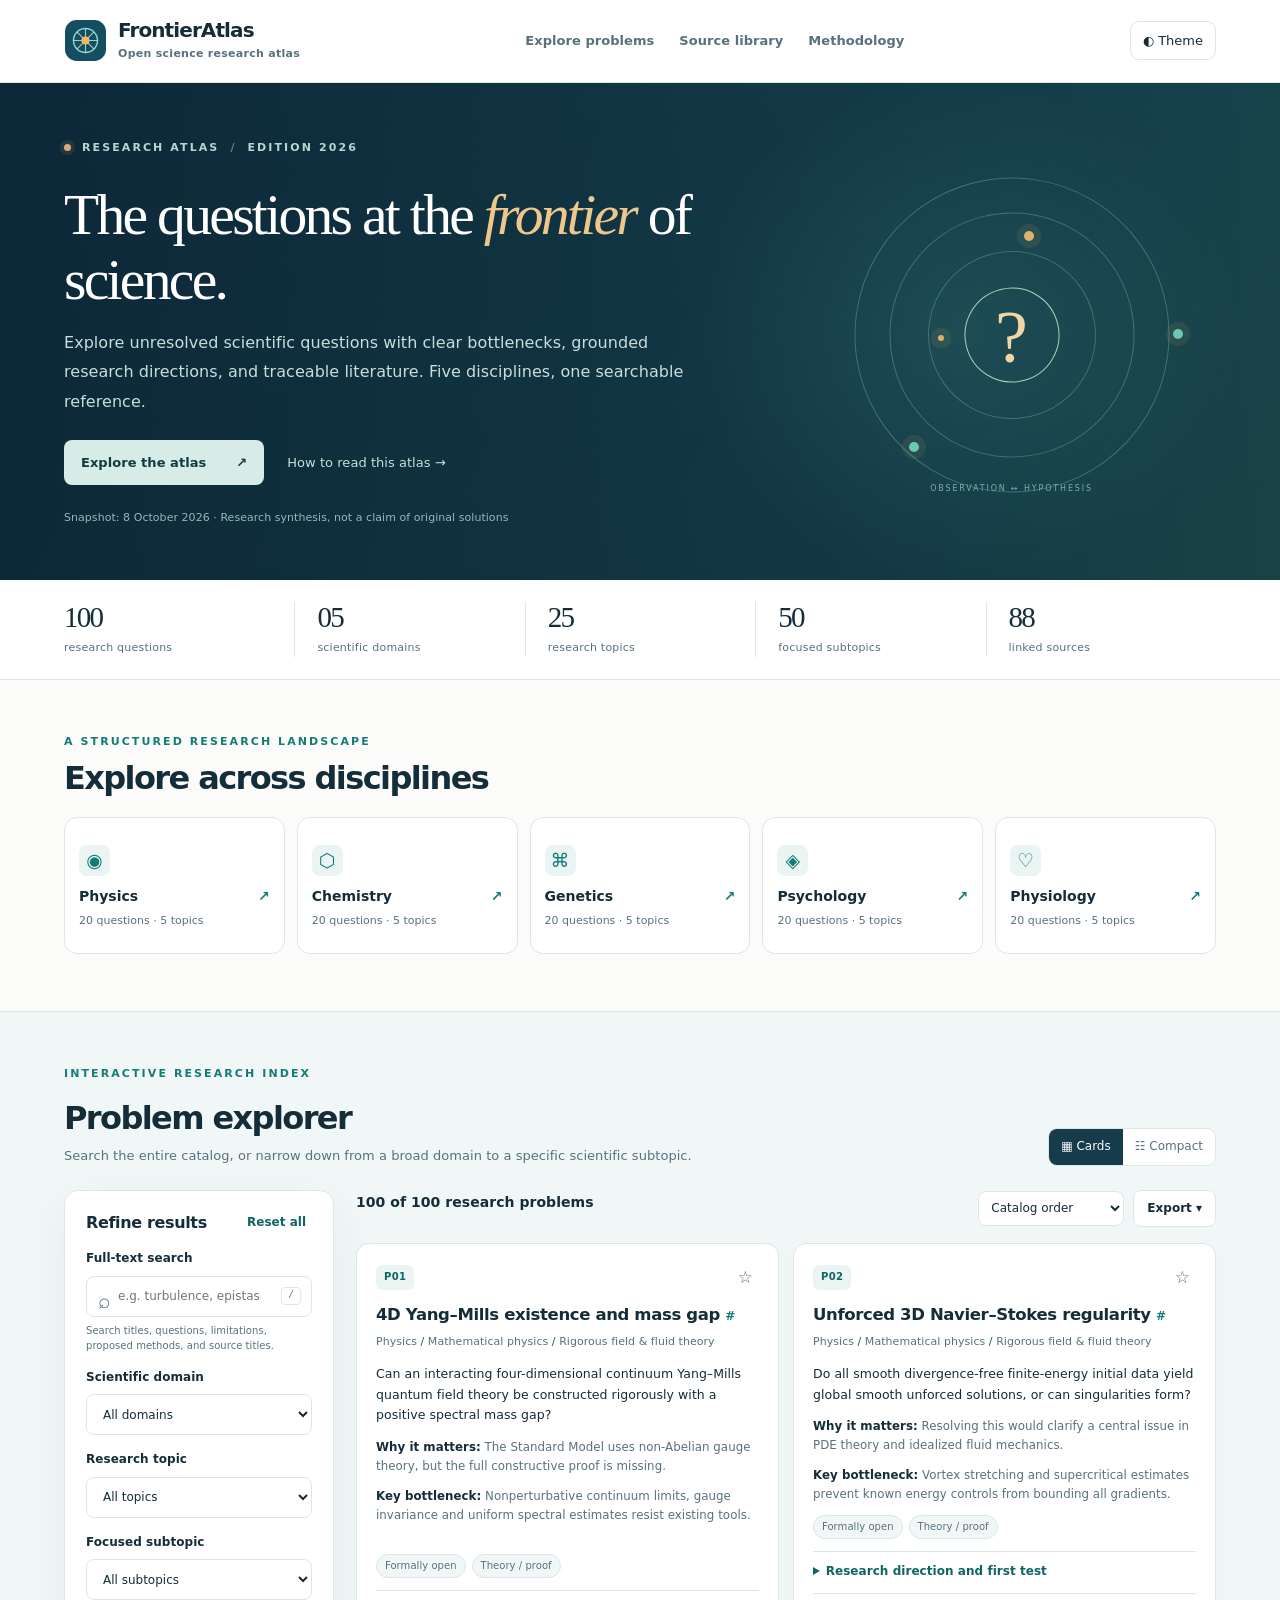
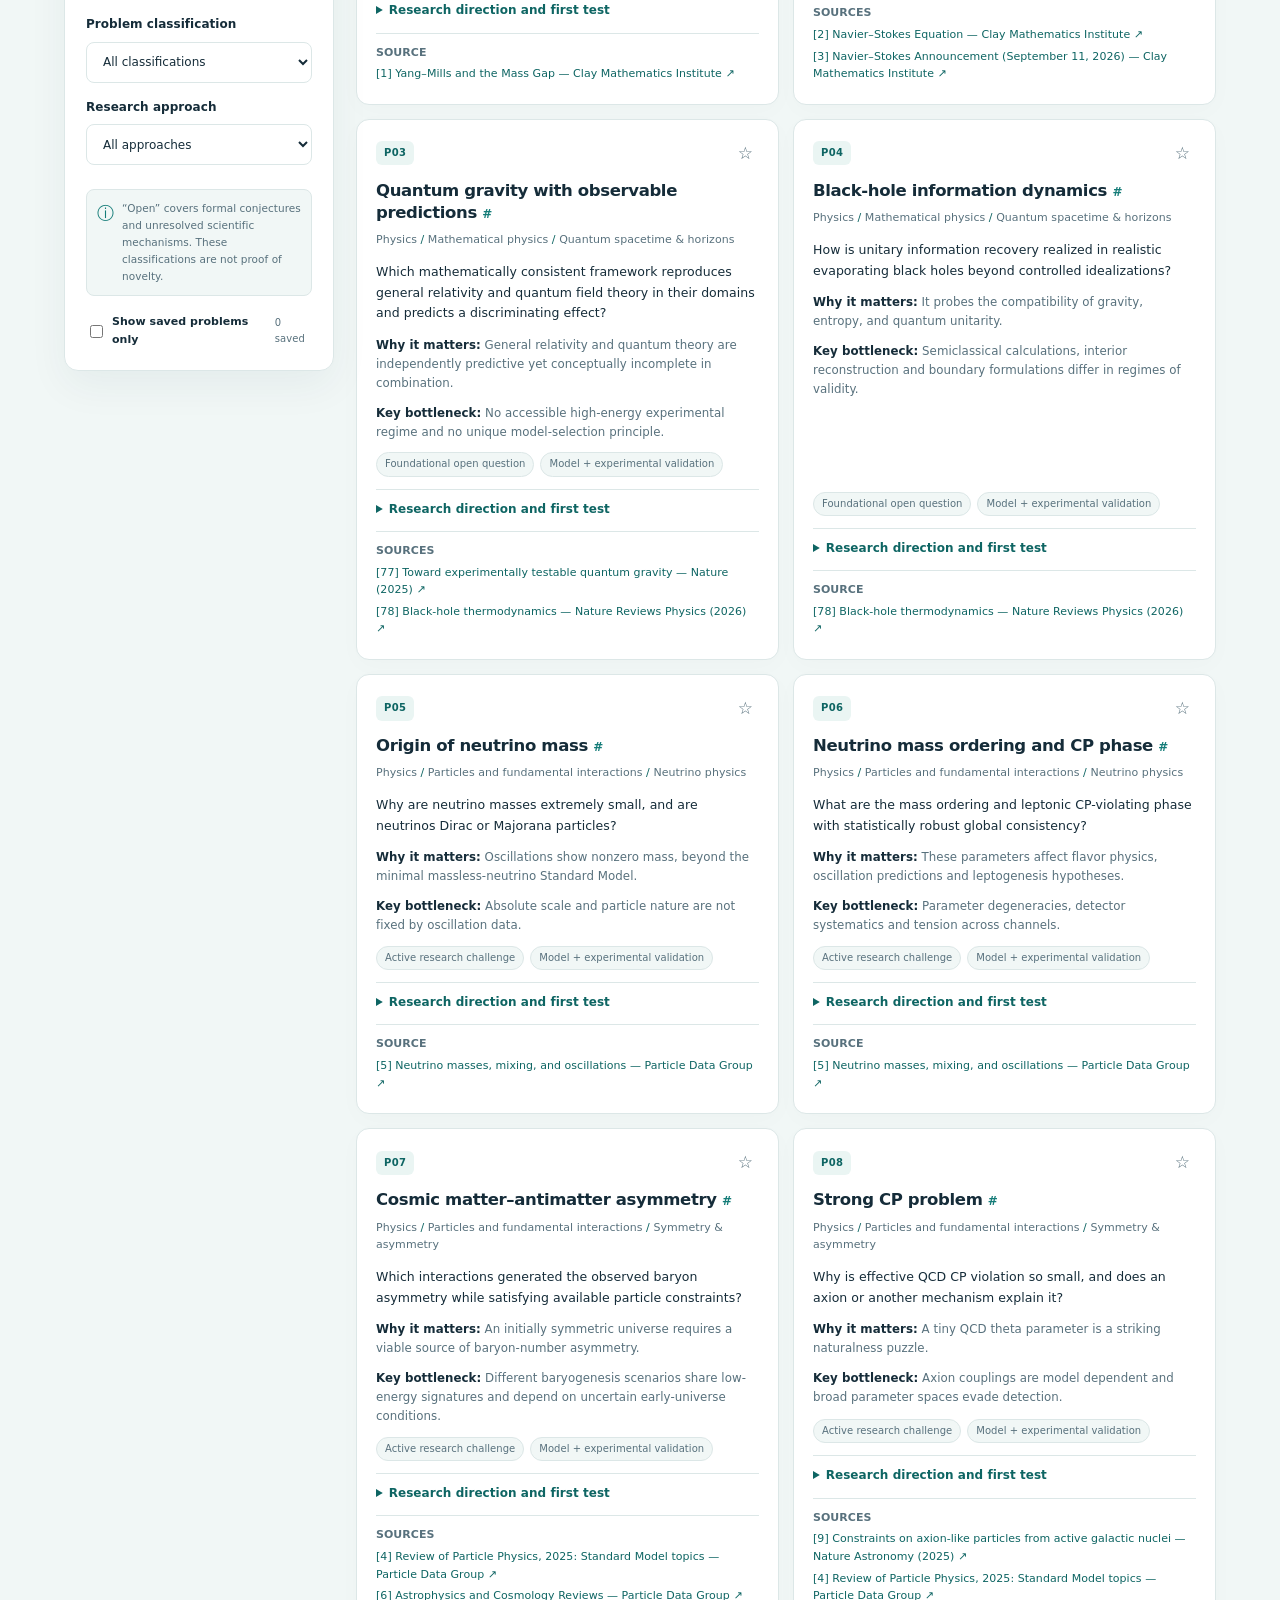
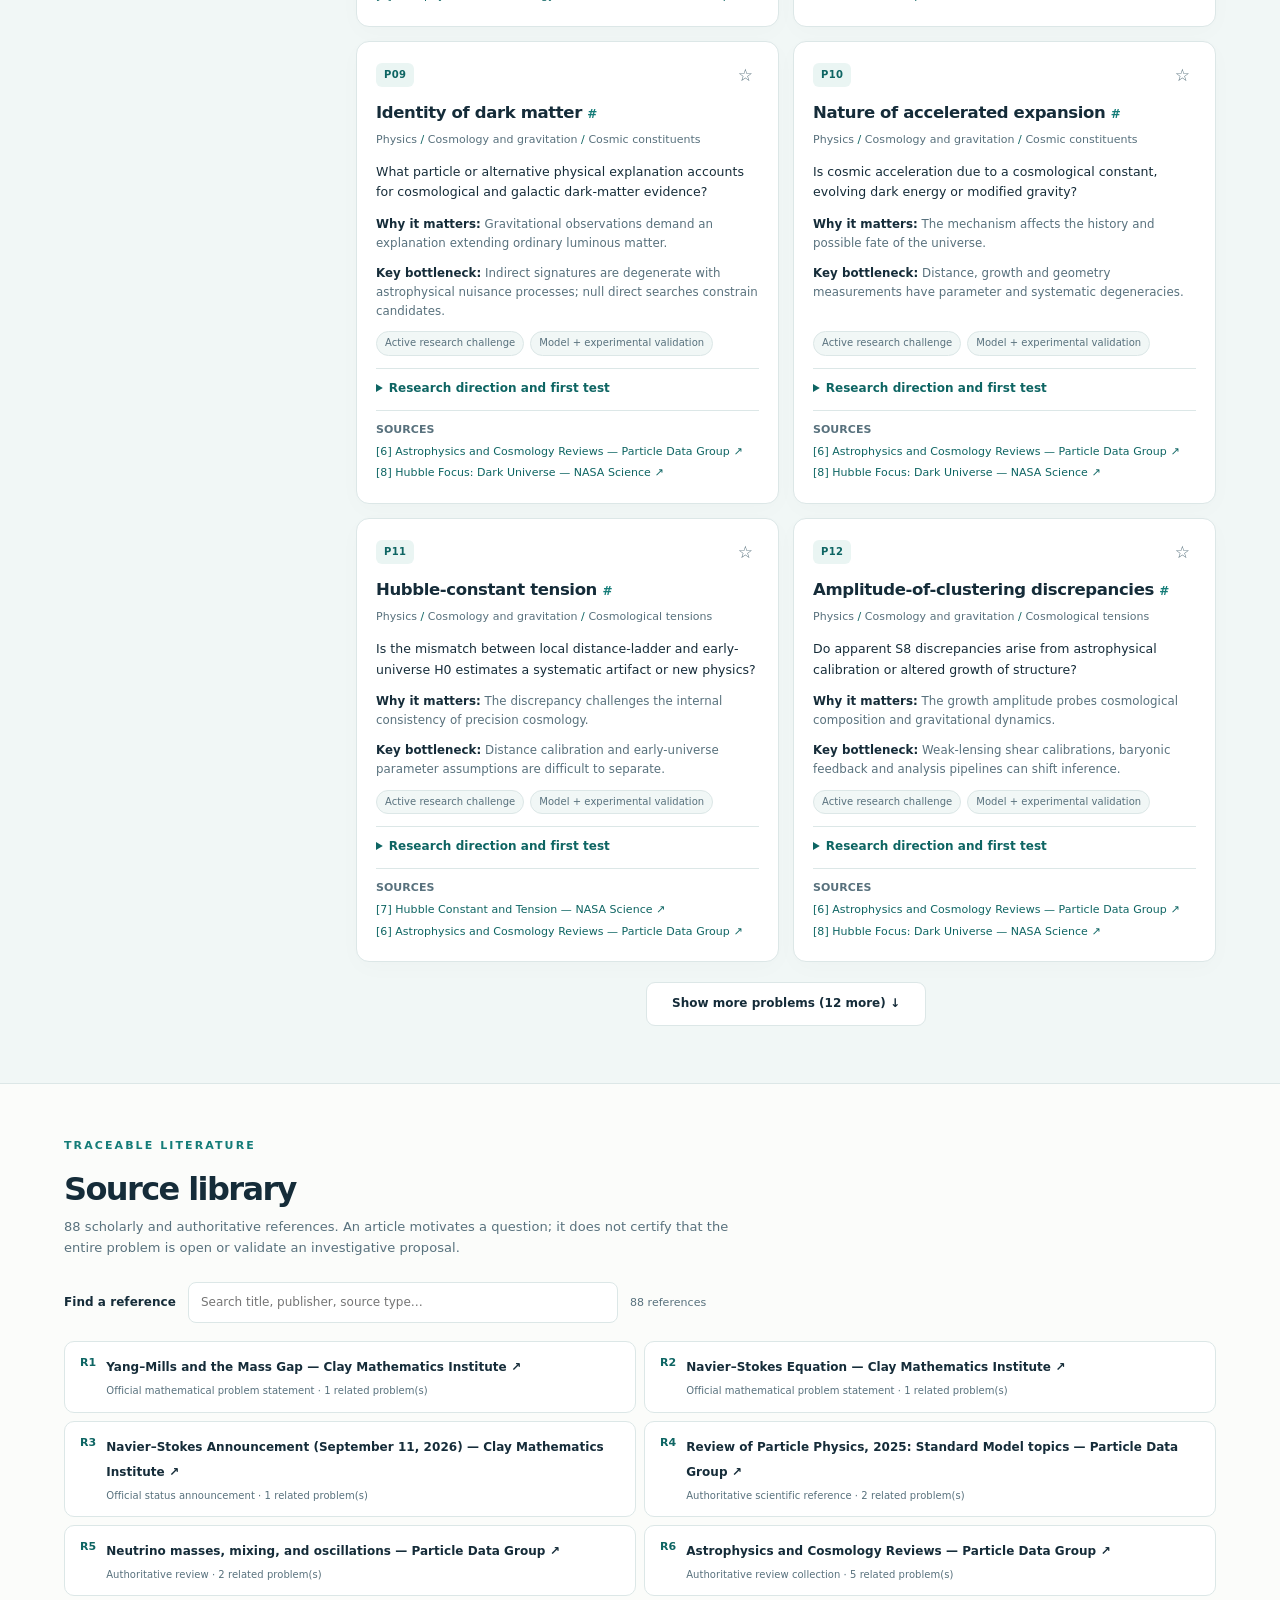
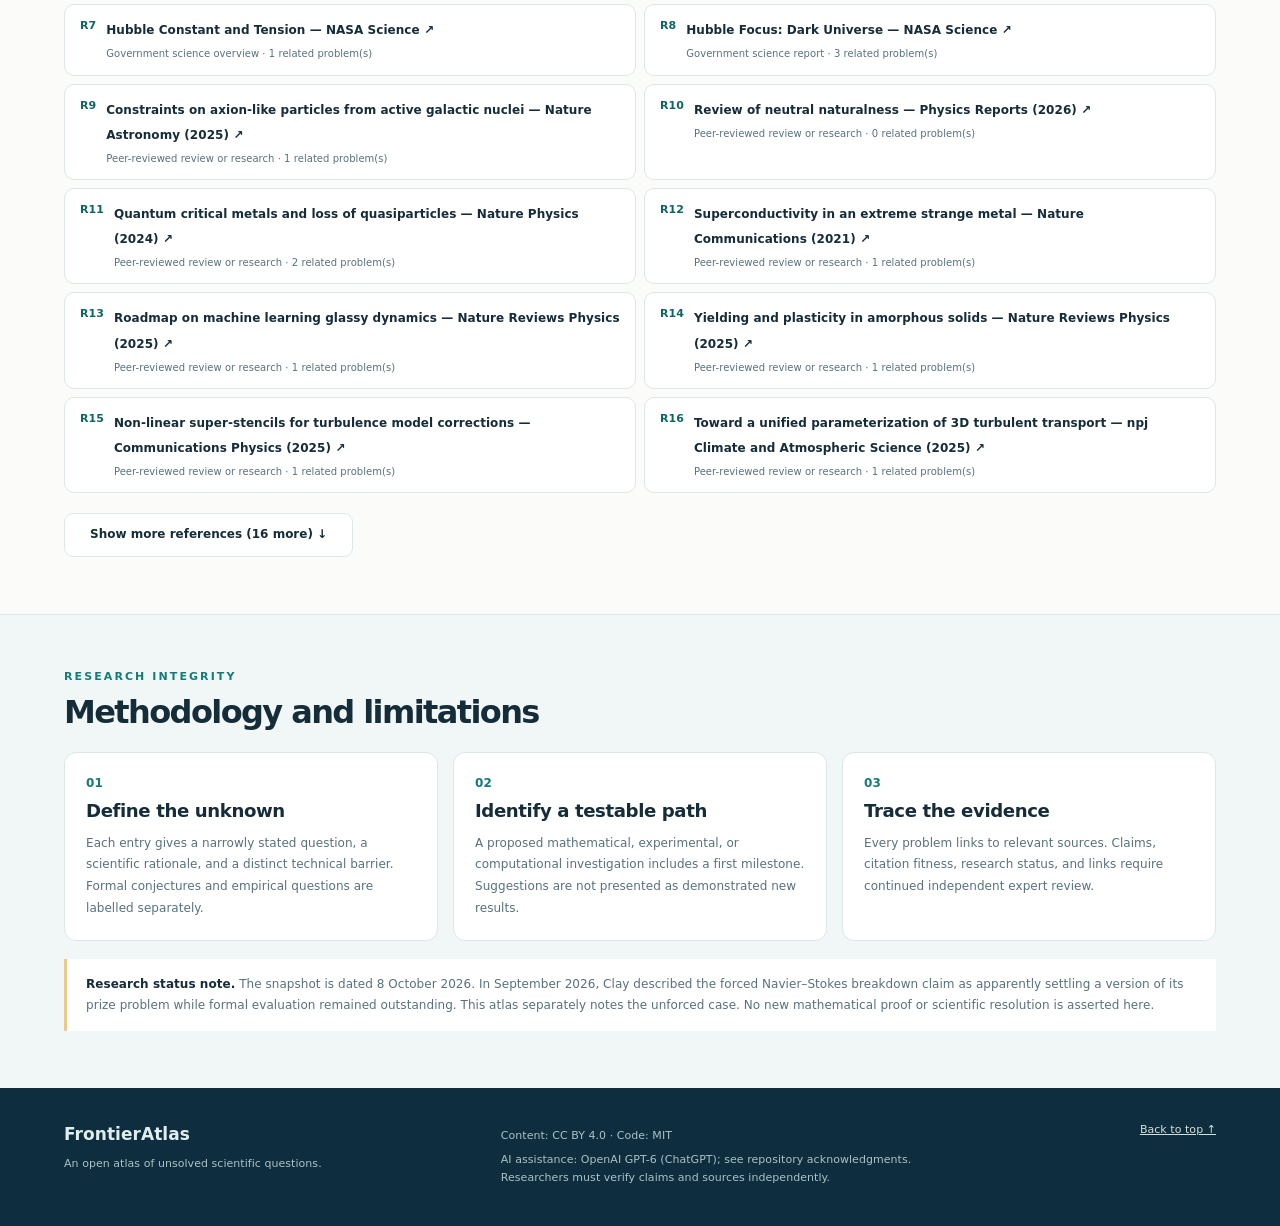
<file: docs/index.html>
<!doctype html>
<html lang="en" data-theme="light">
<head>
  <meta charset="utf-8" />
  <meta name="viewport" content="width=device-width, initial-scale=1" />
  <meta http-equiv="Content-Security-Policy" content="default-src 'none'; script-src 'sha256-sOFoZQ6NRlczYYq2bhoGsUPLrATgTHyyIeg5EMnvY+Q='; style-src 'sha256-TMcXmDpnwYB0bf4uJ6mfmOZpiK+rWJW/lCwa6YB/JZI='; script-src-attr 'none'; style-src-attr 'none'; img-src 'self' data:; font-src 'none'; connect-src 'none'; object-src 'none'; frame-src 'none'; worker-src 'none'; base-uri 'none'; form-action 'none'" />
  <meta name="referrer" content="no-referrer" />
  <meta name="color-scheme" content="light dark" />
  <meta name="description" content="FrontierAtlas: 100 evidence-grounded open research problems in physics, chemistry, genetics, psychology and physiology. Search by domain, topic, subtopic and methodology." />
  <meta name="theme-color" content="#132841" />
  <title>FrontierAtlas — Open Scientific Problems</title>
  <style>/* Safe permalink styling: avoid inline style attributes so CSP can prohibit them. */
.problem-permalink { font-size:12px; text-decoration:none; color:var(--teal); }
:root{--ink:#152c39;--muted:#58717d;--deep:#0e2d3e;--deep2:#163b4b;--paper:#fbfcfa;--panel:#fff;--line:#dce7e7;--soft:#f1f7f6;--teal:#147c78;--teal-dark:#0e6563;--gold:#eec88b;--badge:#eaf5f3;--shadow:0 15px 40px rgba(27,59,65,.055)}
[data-theme="dark"]{--ink:#e7f0f0;--muted:#9cb5bd;--deep:#0c202c;--deep2:#153342;--paper:#0c1921;--panel:#132732;--line:#29434d;--soft:#17313a;--teal:#71d3c3;--teal-dark:#98eadc;--gold:#e8bf80;--badge:#1b3b41;--shadow:0 18px 50px rgba(0,0,0,.16)}
*{box-sizing:border-box}html{scroll-behavior:smooth;scroll-padding-top:75px}body{margin:0;background:var(--paper);color:var(--ink);font:15.5px/1.62 system-ui,-apple-system,BlinkMacSystemFont,"Segoe UI",Arial,sans-serif;letter-spacing:.003em}a{color:inherit}button,input,select{font:inherit}button{cursor:pointer}button:focus-visible,a:focus-visible,select:focus-visible,input:focus-visible,summary:focus-visible{outline:3px solid #e9b460;outline-offset:3px}.shell{max-width:1500px;margin:auto}.site-header{display:flex;align-items:center;justify-content:space-between;gap:25px;padding:19px clamp(22px,5vw,84px);background:var(--panel);border-bottom:1px solid var(--line);position:relative;z-index:5}.brand{display:flex;align-items:center;gap:11px;text-decoration:none;color:var(--ink)}.brand-mark{width:43px;height:43px}.brand strong{display:block;font-size:20px;letter-spacing:-.045em;line-height:1.1}.brand small{display:block;color:var(--muted);font-size:11px;font-weight:550;letter-spacing:.025em;margin-top:4px}.site-header nav{display:flex;gap:25px}.site-header nav a{font-size:13px;font-weight:680;text-decoration:none;color:var(--muted)}.site-header nav a:hover{color:var(--teal)}.icon-button{border:1px solid var(--line);background:var(--panel);color:var(--ink);padding:8px 12px;border-radius:9px;font-size:13px}.skip-link{position:absolute;top:-80px;left:10px;z-index:100;background:#fff;color:#111;padding:10px}.skip-link:focus{top:10px}
.hero{position:relative;display:grid;grid-template-columns:minmax(0,1.42fr) minmax(300px,.82fr);gap:35px;overflow:hidden;align-items:center;min-height:385px;background:linear-gradient(115deg,#0c2738,#153f4b 75%,#1c4a4c);color:white;padding:56px clamp(24px,5vw,84px) 43px}.hero:before{content:"";pointer-events:none;position:absolute;inset:0;background:radial-gradient(ellipse 280px 250px at 75% 50%,rgba(95,191,175,.13),transparent),linear-gradient(0deg,rgba(7,21,28,.14),transparent)}.hero-text{position:relative;z-index:1;max-width:720px}.eyebrow,.section-eyebrow{font-size:11px;font-weight:800;letter-spacing:.19em;text-transform:uppercase}.eyebrow{color:#b4d8d0;display:flex;align-items:center;gap:11px}.sep{opacity:.5}.pulse-dot{display:inline-block;width:7px;height:7px;background:#d6ad73;border-radius:50%;box-shadow:0 0 0 4px #d6ad731d}h1{max-width:720px;font-family:Georgia,"Times New Roman",serif;font-size:clamp(39px,4.5vw,67px);font-weight:500;letter-spacing:-.047em;line-height:1.13;margin:25px 0 16px}h1 em{color:var(--gold);font-style:italic}.hero-lead{max-width:630px;font-size:16px;line-height:1.85;color:#c9dddd;margin:0 0 23px}.hero-actions{display:flex;gap:23px;align-items:center;flex-wrap:wrap}.primary-link{display:inline-flex;align-items:center;gap:30px;background:#d7ece6;color:#123c43;text-decoration:none;font-weight:790;font-size:13px;padding:12px 17px;border-radius:8px}.primary-link:hover{background:white}.quiet-link{font-size:13px;color:#c4e0da;text-decoration:none}.edition{font-size:11px;color:#94b8ba;margin-top:24px}.hero-art{height:315px;position:relative;display:flex;align-items:center;justify-content:center;opacity:.94}.orbit{position:absolute;left:50%;top:49%;border:1px solid rgba(156,225,214,.3);border-radius:50%;transform:translate(-50%,-50%) rotate(-14deg)}.orb1{width:95px;height:95px;border-color:#bbd7bf}.orb2{width:168px;height:168px}.orb3{width:245px;height:245px}.orb4{width:315px;height:315px;border-color:#5a9a9999}.orbit-center{color:#ffdfaa;font-size:74px;font-family:Georgia,serif;text-align:center;z-index:1;font-weight:300}.sat{position:absolute;width:10px;height:10px;border-radius:50%;background:#e5b96e;box-shadow:0 0 0 7px #e5b96e1a}.s1{top:16%;left:53%}.s2{top:47%;right:8%;background:#72cfbc}.s3{bottom:14%;left:25%;background:#72cfbc}.s4{top:49%;left:32%;width:6px;height:6px}.art-label{position:absolute;bottom:0;left:50%;transform:translateX(-50%);white-space:nowrap;letter-spacing:.23em;color:#85b4b1;font-size:8px}
.metrics{display:grid;grid-template-columns:repeat(5,minmax(0,1fr));padding:22px clamp(24px,5vw,84px);gap:0;border-bottom:1px solid var(--line);background:var(--panel)}.metric{display:flex;flex-direction:column;gap:0;padding-left:22px;border-left:1px solid var(--line)}.metric:first-child{padding-left:0;border-left:0}.metric b{font-family:Georgia,serif;font-size:29px;line-height:1.1;letter-spacing:-.06em;font-weight:500}.metric span{font-size:11px;letter-spacing:.02em;color:var(--muted);margin-top:5px}
.discipline-section,.explorer,.references-section,.method-section{padding:53px clamp(22px,5vw,84px) 57px}.section-eyebrow{color:var(--teal);margin-bottom:8px}h2{font-size:clamp(27px,2.5vw,35px);letter-spacing:-.05em;line-height:1.2;margin:8px 0 20px}h3{line-height:1.35;letter-spacing:-.022em}.discipline-grid{display:grid;grid-template-columns:repeat(5,minmax(0,1fr));gap:12px}.discipline-tile{text-align:left;border:1px solid var(--line);background:var(--panel);color:var(--ink);border-radius:13px;padding:17px 14px 14px;min-height:137px;transition:transform .15s,border-color .15s}.discipline-tile:hover{transform:translateY(-3px);border-color:var(--teal)}.domain-icon{display:grid;place-items:center;height:31px;width:31px;background:var(--badge);color:var(--teal);border-radius:8px;font-size:19px;margin-bottom:9px}.discipline-tile strong{display:block;font-size:14px}.discipline-tile small{display:block;margin-top:4px;color:var(--muted);font-size:11px}.discipline-tile .arrow{float:right;color:var(--teal)}
.explorer{background:var(--soft);border-block:1px solid var(--line)}.section-heading{display:flex;align-items:end;justify-content:space-between;gap:20px;margin-bottom:24px}.section-heading h2{margin-bottom:7px}.section-heading p{margin:0;color:var(--muted);max-width:680px;font-size:13px}.view-switch{display:flex;border:1px solid var(--line);border-radius:9px;overflow:hidden;flex-shrink:0;background:var(--panel)}.view-btn{padding:8px 12px;border:0;background:transparent;color:var(--muted);font-size:12px}.view-btn.active{background:var(--deep2);color:#fff}.explorer-layout{display:grid;grid-template-columns:270px minmax(0,1fr);gap:22px;align-items:start}.filters{border:1px solid var(--line);background:var(--panel);border-radius:14px;padding:21px;position:sticky;top:18px;box-shadow:var(--shadow)}.filter-title{display:flex;align-items:center;justify-content:space-between;margin-bottom:16px}.filter-title h3{font-size:16px;margin:0}.link-button{border:0;background:none;color:var(--teal-dark);font-size:12px;font-weight:720}.filters>label{display:block;color:var(--ink);font-weight:730;font-size:12px;margin-top:15px;margin-bottom:7px}.filters select,.filters input[type=search],.results-controls select,.source-toolbar input{width:100%;background:var(--panel);color:var(--ink);border:1px solid var(--line);border-radius:8px;padding:10px 12px;min-height:41px;outline-offset:2px}.filters select{font-size:12px}.search-field{position:relative}.search-field input{padding-left:31px!important;padding-right:38px!important;font-size:12px}.search-field>span{position:absolute;left:12px;top:8px;color:var(--muted);font-size:21px}.search-field kbd{position:absolute;right:11px;top:11px;border:1px solid var(--line);font-size:10px;padding:0 6px;border-radius:4px;color:var(--muted)}.hint{color:var(--muted);font-size:10px;line-height:1.5;margin:6px 0 0}.filter-note{display:flex;gap:8px;background:var(--soft);border:1px solid var(--line);padding:10px;border-radius:8px;margin-top:24px;font-size:10.5px;color:var(--muted)}.filter-note span:first-child{font-size:17px;color:var(--teal)}.saved-filter{display:flex;align-items:center;justify-content:space-between;margin-top:17px;gap:8px}.check{display:flex;gap:6px;align-items:center;font-size:11px;cursor:pointer;font-weight:650}.micro{font-size:10px;color:var(--muted)}.results-side{min-width:0}.results-bar{display:flex;justify-content:space-between;align-items:start;gap:10px;margin-bottom:16px;position:relative}.result-count{font-size:14px;font-weight:760}.results-controls{display:flex;gap:9px;align-items:center;position:relative}.results-controls select{font-size:12px;width:146px;min-height:35px;padding:7px 8px}.outline-button{border:1px solid var(--line);border-radius:8px;padding:8px 13px;background:var(--panel);color:var(--ink);font-size:12px;font-weight:650}.outline-button:hover{border-color:var(--teal)}.export-menu{z-index:10;position:absolute;right:0;top:41px;width:210px;background:var(--panel);border:1px solid var(--line);border-radius:10px;padding:5px;box-shadow:0 15px 40px #0002}.export-menu button{width:100%;border:0;text-align:left;background:transparent;padding:10px 9px;border-radius:6px;color:var(--ink);font-size:12px}.export-menu button:hover{background:var(--soft)}.active-filters{display:flex;gap:5px;flex-wrap:wrap;margin-top:5px}.active-filter{display:inline-block;font-size:10px;padding:2px 7px;color:var(--teal-dark);border:1px solid var(--line);border-radius:20px;background:var(--panel)}.problem-grid{display:grid;grid-template-columns:repeat(2,minmax(0,1fr));gap:14px}.problem-card{display:flex;flex-direction:column;background:var(--panel);border:1px solid var(--line);border-radius:13px;padding:19px 19px 17px;box-shadow:0 6px 25px rgba(5,50,51,.02);min-width:0}.problem-card:hover{border-color:#91bcb6}.card-kicker{display:flex;gap:8px;align-items:center;justify-content:space-between;font-size:10px;letter-spacing:.035em;color:var(--muted)}.id-tag{display:inline-flex;align-items:center;border-radius:6px;background:var(--badge);padding:4px 8px;color:var(--teal-dark);font-weight:780}.save-btn{font-size:17px;line-height:1;background:transparent;color:var(--muted);border:0;padding:6px;border-radius:6px}.save-btn.saved{color:#c18035}.problem-card h3{font-size:16.5px;margin:12px 0 7px;line-height:1.35}.topic-path{color:var(--muted);font-size:11px;margin-bottom:13px}.topic-path span{color:var(--teal-dark)}.card-q{font-size:12.5px;line-height:1.65;margin:0 0 12px}.card-field{font-size:11.8px;line-height:1.6;color:var(--muted);margin:0 0 11px}.card-field strong{color:var(--ink)}.status-row{display:flex;gap:6px;flex-wrap:wrap;margin-top:auto;margin-bottom:12px}.status{font-size:10px;background:var(--soft);padding:3px 8px;border-radius:20px;color:var(--muted);border:1px solid var(--line)}.card-extra{border-top:1px solid var(--line);padding-top:10px}.card-extra summary{font-weight:760;font-size:12px;color:var(--teal-dark);cursor:pointer}.card-extra p{font-size:11.8px;line-height:1.65;margin:9px 0}.ref-collection{border-top:1px solid var(--line);padding-top:10px;margin-top:12px;font-size:11px;line-height:1.6}.ref-collection span{display:block;color:var(--muted);font-weight:680;margin-bottom:4px}.ref-collection a{display:block;text-decoration:none;color:var(--teal-dark);margin-bottom:4px;overflow-wrap:anywhere}.ref-collection a:hover{text-decoration:underline}.problem-grid.compact{grid-template-columns:1fr}.problem-grid.compact .problem-card{padding:13px 17px}.problem-grid.compact .card-q,.problem-grid.compact .card-field,.problem-grid.compact .ref-collection,.problem-grid.compact .card-extra{display:none}.problem-grid.compact .problem-card h3{margin:5px 0}.problem-grid.compact .topic-path{margin-bottom:5px}.problem-grid.compact .status-row{margin:0}.load-wrap{text-align:center}.more-button{margin-top:20px;border:1px solid var(--line);background:var(--panel);color:var(--ink);border-radius:9px;padding:11px 25px;font-size:12px;font-weight:780}.more-button:hover{border-color:var(--teal)}.empty-state{background:var(--panel);border:1px dashed var(--line);border-radius:13px;padding:45px;text-align:center}.empty-icon{font-size:44px;color:var(--teal)}.empty-state h3{margin-bottom:5px}.empty-state p{color:var(--muted);font-size:13px}
.references-section{background:var(--paper)}.source-toolbar{display:flex;align-items:center;gap:12px;margin:10px 0 18px}.source-toolbar label{font-size:12px;font-weight:750}.source-toolbar input{max-width:430px;font-size:12px}.source-toolbar span{font-size:11px;color:var(--muted)}.reference-list{display:grid;grid-template-columns:repeat(2,minmax(0,1fr));gap:8px}.reference-entry{border:1px solid var(--line);border-radius:10px;padding:12px 15px;background:var(--panel);display:flex;gap:10px}.reference-entry b{color:var(--teal-dark);font-size:11px;flex-shrink:0}.reference-entry a{color:var(--ink);font-weight:680;line-height:1.4;text-decoration:none;font-size:12px}.reference-entry a:hover{color:var(--teal);text-decoration:underline}.reference-entry p{color:var(--muted);font-size:10px;margin:4px 0 0}.reference-entry small{color:var(--teal-dark)}.method-section{background:var(--soft);border-top:1px solid var(--line)}.method-grid{display:grid;grid-template-columns:repeat(3,minmax(0,1fr));gap:15px}.method-grid article{padding:21px;background:var(--panel);border-radius:12px;border:1px solid var(--line)}.method-grid h3{margin:6px 0 9px}.method-grid p{font-size:12px;color:var(--muted);line-height:1.8;margin:0}.method-num{color:var(--teal);font-size:12px;font-weight:850}.caveat{margin-top:18px;background:var(--panel);border-left:3px solid var(--gold);padding:15px 19px;font-size:12px;line-height:1.75;color:var(--muted)}.caveat strong{color:var(--ink)}footer{display:flex;justify-content:space-between;gap:24px;background:var(--deep);color:#dfeded;padding:33px clamp(22px,5vw,84px);font-size:11px}footer strong{font-size:17px}footer p{color:#aac2c6;max-width:460px;margin:6px 0}footer a{color:#d5dfd7;white-space:nowrap}.sr-only{position:absolute;width:1px;height:1px;padding:0;margin:-1px;overflow:hidden;clip:rect(0,0,0,0);white-space:nowrap;border:0}
@media(max-width:1100px){.hero{grid-template-columns:1fr 260px}.hero-art{transform:scale(.84)}.discipline-grid{grid-template-columns:repeat(3,minmax(0,1fr))}.explorer-layout{grid-template-columns:235px minmax(0,1fr)}.filters{padding:15px}.problem-grid{grid-template-columns:1fr}}@media(max-width:760px){.site-header{padding:13px 18px;flex-wrap:wrap;gap:12px}.site-header nav{order:3;width:100%;justify-content:space-between;gap:5px}.site-header nav a{font-size:11px}.small-hide{display:none}.hero{grid-template-columns:1fr;min-height:unset;padding:42px 22px}.hero-art{display:none}.hero h1{font-size:42px}.metrics{grid-template-columns:repeat(3,minmax(0,1fr));row-gap:18px;padding:20px}.metric{padding-left:11px}.metric:first-child,.metric:nth-child(4){border-left:0;padding-left:0}.metric b{font-size:25px}.discipline-section,.explorer,.references-section,.method-section{padding:36px 18px}.discipline-grid{grid-template-columns:repeat(2,minmax(0,1fr))}.explorer-layout{grid-template-columns:1fr}.filters{position:relative;top:0;display:grid;grid-template-columns:repeat(2,minmax(0,1fr));gap:0 12px}.filter-title,.filter-note,.saved-filter{grid-column:1/-1}.filters>label,.filters select{grid-column:span 1}.filters>label{margin-bottom:3px}.search-field{grid-column:1/-1}.filters>label[for="query"]{grid-column:1/-1}.section-heading{align-items:start;flex-direction:column}.method-grid{grid-template-columns:1fr}.reference-list{grid-template-columns:1fr}footer{flex-direction:column}.source-toolbar{flex-wrap:wrap}}@media(max-width:490px){.filters{display:block}.problem-grid{grid-template-columns:1fr}.discipline-grid{grid-template-columns:1fr 1fr}.results-bar{flex-direction:column}.source-toolbar input{max-width:100%}.metrics{grid-template-columns:repeat(2,minmax(0,1fr))}.metric:nth-child(3),.metric:nth-child(5){border-left:0;padding-left:0}.metric:nth-child(4){border-left:1px solid var(--line);padding-left:11px}.hero h1{font-size:37px}}@media print{.site-header nav,.icon-button,.hero-art,.view-switch,.filters,.more-button,.results-controls,.save-btn,.references-section,.hero-actions{display:none!important}.explorer-layout{display:block}.problem-grid{display:block}.problem-card{break-inside:avoid;margin-bottom:12px}.hero{background:white;color:black;padding:15px}.hero-lead,.edition,.eyebrow{color:#444}.metrics{padding:12px}.discipline-section{display:none}.explorer{background:white}.problem-card .card-extra{display:block}body{background:white;color:black}}
</style>
</head>
<body>
  <a class="skip-link" href="#explorer">Skip to the problem explorer</a>
  <div class="shell">
    <header class="site-header">
      <a class="brand" href="#top" aria-label="FrontierAtlas home">
        <svg class="brand-mark" viewBox="0 0 44 44" aria-hidden="true"><rect x="1" y="1" width="42" height="42" rx="12" fill="#154d61"/><circle cx="22" cy="22" r="12.3" fill="none" stroke="#88d7ce" stroke-width="1.5"/><path d="M10 22h24M22 10v24M13.5 13.5l17 17M30.5 13.5l-17 17" stroke="#d5f7ef" stroke-width="1.1" opacity=".75"/><circle cx="22" cy="22" r="4.2" fill="#f0b866"/></svg>
        <span><strong>FrontierAtlas</strong><small>Open science research atlas</small></span>
      </a>
      <nav aria-label="Primary navigation">
        <a href="#explorer" id="navExplore">Explore problems</a>
        <a href="#references" id="navSources">Source library</a>
        <a href="#about" id="navAbout">Methodology</a>
      </nav>
      <button class="icon-button" id="themeToggle" type="button" aria-label="Switch dark or light theme" title="Toggle theme">◐ <span class="small-hide">Theme</span></button>
    </header>
    <main id="top">
      <section class="hero" aria-labelledby="page-title">
        <div class="hero-text">
          <div class="eyebrow"><span class="pulse-dot"></span> RESEARCH ATLAS <span class="sep">/</span> EDITION 2026</div>
          <h1 id="page-title">The questions at the <em>frontier</em> of science.</h1>
          <p class="hero-lead">Explore unresolved scientific questions with clear bottlenecks, grounded research directions, and traceable literature. Five disciplines, one searchable reference.</p>
          <div class="hero-actions"><a href="#explorer" class="primary-link">Explore the atlas <span aria-hidden="true">↗</span></a><a href="#about" class="quiet-link">How to read this atlas →</a></div>
          <p class="edition">Snapshot: 8 October 2026 · Research synthesis, not a claim of original solutions</p>
        </div>
        <div class="hero-art" aria-hidden="true"><div class="orbit orb1"></div><div class="orbit orb2"></div><div class="orbit orb3"></div><div class="orbit orb4"></div><div class="orbit-center">?</div><span class="sat s1"></span><span class="sat s2"></span><span class="sat s3"></span><span class="sat s4"></span><div class="art-label">OBSERVATION ↔ HYPOTHESIS</div></div>
      </section>
      <section class="metrics" aria-label="Atlas coverage">
        <div class="metric"><b>100</b><span>research questions</span></div>
        <div class="metric"><b>05</b><span>scientific domains</span></div>
        <div class="metric"><b>25</b><span>research topics</span></div>
        <div class="metric"><b>50</b><span>focused subtopics</span></div>
        <div class="metric"><b>88</b><span>linked sources</span></div>
      </section>
      <section class="discipline-section" aria-labelledby="coverage-heading"><div class="section-eyebrow">A STRUCTURED RESEARCH LANDSCAPE</div><h2 id="coverage-heading">Explore across disciplines</h2><div class="discipline-grid" id="domainTiles"></div></section>
      <section class="explorer" id="explorer" aria-labelledby="exploreHeading">
        <div class="section-eyebrow">INTERACTIVE RESEARCH INDEX</div>
        <div class="section-heading"><div><h2 id="exploreHeading">Problem explorer</h2><p>Search the entire catalog, or narrow down from a broad domain to a specific scientific subtopic.</p></div><div class="view-switch"><button type="button" class="view-btn active" id="gridView" aria-pressed="true">▦ Cards</button><button type="button" class="view-btn" id="compactView" aria-pressed="false">☷ Compact</button></div></div>
        <div class="explorer-layout"><aside class="filters" aria-labelledby="filterHeading">
          <div class="filter-title"><h3 id="filterHeading">Refine results</h3><button type="button" class="link-button" id="reset">Reset all</button></div>
          <label for="query">Full-text search</label>
          <div class="search-field"><span aria-hidden="true">⌕</span><input id="query" type="search" placeholder="e.g. turbulence, epistasis…" autocomplete="off" aria-describedby="searchHint"/><kbd>/</kbd></div>
          <p class="hint" id="searchHint">Search titles, questions, limitations, proposed methods, and source titles.</p>
          <label for="domain">Scientific domain</label><select id="domain"><option value="">All domains</option></select>
          <label for="topic">Research topic</label><select id="topic"><option value="">All topics</option></select>
          <label for="subtopic">Focused subtopic</label><select id="subtopic"><option value="">All subtopics</option></select>
          <label for="status">Problem classification</label><select id="status"><option value="">All classifications</option></select>
          <label for="route">Research approach</label><select id="route"><option value="">All approaches</option></select>
          <div class="filter-note"><span aria-hidden="true">ⓘ</span><span>“Open” covers formal conjectures and unresolved scientific mechanisms. These classifications are not proof of novelty.</span></div>
          <div class="saved-filter"><label class="check"><input type="checkbox" id="savedOnly" /> Show saved problems only</label><div class="micro" id="savedCount">0 saved</div></div>
        </aside>
        <div class="results-side">
          <div class="results-bar"><div><span class="result-count" id="resultCount" role="status" aria-live="polite">100 problems</span><div id="activeFilters" class="active-filters"></div></div><div class="results-controls"><label for="sort" class="sr-only">Sort problems</label><select id="sort"><option value="default">Catalog order</option><option value="title">Title A–Z</option><option value="domain">Domain A–Z</option></select><button type="button" class="outline-button" id="exportButton" aria-haspopup="true" aria-expanded="false">Export ▾</button><div id="exportMenu" class="export-menu" hidden><button type="button" data-export="json">JSON · current results</button><button type="button" data-export="csv">CSV · current results</button><button type="button" data-export="md">Markdown · current results</button></div></div></div>
          <div class="problem-grid" id="results" aria-label="Research problem cards"></div>
          <div class="empty-state" id="noResults" hidden><div class="empty-icon">⌕</div><h3>No matching problems</h3><p>Try a broader term or remove one of the filters.</p><button class="outline-button" type="button" id="emptyReset">Clear filters</button></div>
          <div class="load-wrap"><button type="button" class="more-button" id="showMore">Show more problems ↓</button></div>
        </div></div>
      </section>
      <section class="references-section" id="references"><div class="section-eyebrow">TRACEABLE LITERATURE</div><div class="section-heading"><div><h2>Source library</h2><p>88 scholarly and authoritative references. An article motivates a question; it does not certify that the entire problem is open or validate an investigative proposal.</p></div></div><div class="source-toolbar"><label for="sourceSearch">Find a reference</label><input id="sourceSearch" type="search" placeholder="Search title, publisher, source type…" /><span id="sourceCount" role="status"></span></div><div class="reference-list" id="sourceList"></div><button class="more-button" type="button" id="showSources">Show all references ↓</button></section>
      <section class="method-section" id="about"><div class="section-eyebrow">RESEARCH INTEGRITY</div><h2>Methodology and limitations</h2><div class="method-grid"><article><div class="method-num">01</div><h3>Define the unknown</h3><p>Each entry gives a narrowly stated question, a scientific rationale, and a distinct technical barrier. Formal conjectures and empirical questions are labelled separately.</p></article><article><div class="method-num">02</div><h3>Identify a testable path</h3><p>A proposed mathematical, experimental, or computational investigation includes a first milestone. Suggestions are not presented as demonstrated new results.</p></article><article><div class="method-num">03</div><h3>Trace the evidence</h3><p>Every problem links to relevant sources. Claims, citation fitness, research status, and links require continued independent expert review.</p></article></div><div class="caveat"><strong>Research status note.</strong> The snapshot is dated 8 October 2026. In September 2026, Clay described the forced Navier–Stokes breakdown claim as apparently settling a version of its prize problem while formal evaluation remained outstanding. This atlas separately notes the unforced case. No new mathematical proof or scientific resolution is asserted here.</div></section>
    </main>
    <footer><div><strong>FrontierAtlas</strong><p>An open atlas of unsolved scientific questions.</p></div><div><p>Content: CC BY 4.0 · Code: MIT</p><p>AI assistance: OpenAI GPT-6 (ChatGPT); see repository acknowledgments. Researchers must verify claims and sources independently.</p></div><a href="#top">Back to top ↑</a></footer>
  </div>
  <script id="atlas-data" type="application/json">{"metadata":{"project":"FrontierAtlas","title":"FrontierAtlas: An Evidence-Grounded Atlas of Open Scientific Problems","subtitle":"100 unresolved questions across physics, chemistry, genetics, psychology, and physiology","as_of":"2026-10-08","version":"1.0.0","editorial_status":"Research synthesis; provisional open-status assessment. Verify sources and changes before scholarly reuse."},"problems":[{"id":"P01","domain":"Physics","title":"4D Yang–Mills existence and mass gap","question":"Can an interacting four-dimensional continuum Yang–Mills quantum field theory be constructed rigorously with a positive spectral mass gap?","justification":"The Standard Model uses non-Abelian gauge theory, but the full constructive proof is missing.","bottleneck":"Nonperturbative continuum limits, gauge invariance and uniform spectral estimates resist existing tools.","direction":"Study rigorously controlled lattice limits; isolate conditions preserving reflection positivity and a volume-independent gap.","first_test":"Prove a uniform bound on spectral gaps for an explicitly restricted class before attempting 4D continuum control.","refs":["pym"],"status":"Formally open","route":"Theory / proof","topic":"Mathematical physics","subtopic":"Rigorous field \u0026 fluid theory"},{"id":"P02","domain":"Physics","title":"Unforced 3D Navier–Stokes regularity","question":"Do all smooth divergence-free finite-energy initial data yield global smooth unforced solutions, or can singularities form?","justification":"Resolving this would clarify a central issue in PDE theory and idealized fluid mechanics.","bottleneck":"Vortex stretching and supercritical estimates prevent known energy controls from bounding all gradients.","direction":"Seek scale-critical a priori estimates or exclude concentrated vorticity geometry; verify all claimed inequalities.","first_test":"Derive a new coercive inequality under a clearly stated symmetry or alignment condition.","refs":["pns","pns26"],"status":"Formally open","route":"Theory / proof","topic":"Mathematical physics","subtopic":"Rigorous field \u0026 fluid theory"},{"id":"P03","domain":"Physics","title":"Quantum gravity with observable predictions","question":"Which mathematically consistent framework reproduces general relativity and quantum field theory in their domains and predicts a discriminating effect?","justification":"General relativity and quantum theory are independently predictive yet conceptually incomplete in combination.","bottleneck":"No accessible high-energy experimental regime and no unique model-selection principle.","direction":"Compare effective theories and semiclassical observables, including gravitationally mediated entanglement proposals.","first_test":"Specify an observable where two candidate frameworks give non-overlapping uncertainty intervals.","refs":["pquant","pblack"],"status":"Foundational open question","route":"Model + experimental validation","topic":"Mathematical physics","subtopic":"Quantum spacetime \u0026 horizons"},{"id":"P04","domain":"Physics","title":"Black-hole information dynamics","question":"How is unitary information recovery realized in realistic evaporating black holes beyond controlled idealizations?","justification":"It probes the compatibility of gravity, entropy, and quantum unitarity.","bottleneck":"Semiclassical calculations, interior reconstruction and boundary formulations differ in regimes of validity.","direction":"Analyze toy solvable models and identify operational observables robust to model assumptions.","first_test":"Establish a consistent information-recovery map for a constrained evaporation model without cloning.","refs":["pblack"],"status":"Foundational open question","route":"Model + experimental validation","topic":"Mathematical physics","subtopic":"Quantum spacetime \u0026 horizons"},{"id":"P05","domain":"Physics","title":"Origin of neutrino mass","question":"Why are neutrino masses extremely small, and are neutrinos Dirac or Majorana particles?","justification":"Oscillations show nonzero mass, beyond the minimal massless-neutrino Standard Model.","bottleneck":"Absolute scale and particle nature are not fixed by oscillation data.","direction":"Jointly constrain beta decay, neutrinoless double beta decay and cosmological mass bounds with theory priors explicit.","first_test":"Identify predictions differentiating two viable neutrino mass mechanisms in at least two observables.","refs":["pneutr"],"status":"Active research challenge","route":"Model + experimental validation","topic":"Particles and fundamental interactions","subtopic":"Neutrino physics"},{"id":"P06","domain":"Physics","title":"Neutrino mass ordering and CP phase","question":"What are the mass ordering and leptonic CP-violating phase with statistically robust global consistency?","justification":"These parameters affect flavor physics, oscillation predictions and leptogenesis hypotheses.","bottleneck":"Parameter degeneracies, detector systematics and tension across channels.","direction":"Use correlated joint fits with reactor, accelerator and atmospheric data and verified nuisance-model robustness.","first_test":"Demand consistent ordering and CP estimates across independent baseline/energy combinations.","refs":["pneutr"],"status":"Active research challenge","route":"Model + experimental validation","topic":"Particles and fundamental interactions","subtopic":"Neutrino physics"},{"id":"P07","domain":"Physics","title":"Cosmic matter–antimatter asymmetry","question":"Which interactions generated the observed baryon asymmetry while satisfying available particle constraints?","justification":"An initially symmetric universe requires a viable source of baryon-number asymmetry.","bottleneck":"Different baryogenesis scenarios share low-energy signatures and depend on uncertain early-universe conditions.","direction":"Build benchmark leptogenesis or electroweak scenarios, solve transport equations, and link to testable observables.","first_test":"Find allowed parameter regions with a measurable signature absent in a competing scenario.","refs":["ppdg","pcos"],"status":"Active research challenge","route":"Model + experimental validation","topic":"Particles and fundamental interactions","subtopic":"Symmetry \u0026 asymmetry"},{"id":"P08","domain":"Physics","title":"Strong CP problem","question":"Why is effective QCD CP violation so small, and does an axion or another mechanism explain it?","justification":"A tiny QCD theta parameter is a striking naturalness puzzle.","bottleneck":"Axion couplings are model dependent and broad parameter spaces evade detection.","direction":"Compare axion and non-axion scenarios using precision EDM constraints and astrophysical signatures.","first_test":"Derive a predictive relation between two independent observables rather than a single exclusion curve.","refs":["pstrong","ppdg"],"status":"Active research challenge","route":"Model + experimental validation","topic":"Particles and fundamental interactions","subtopic":"Symmetry \u0026 asymmetry"},{"id":"P09","domain":"Physics","title":"Identity of dark matter","question":"What particle or alternative physical explanation accounts for cosmological and galactic dark-matter evidence?","justification":"Gravitational observations demand an explanation extending ordinary luminous matter.","bottleneck":"Indirect signatures are degenerate with astrophysical nuisance processes; null direct searches constrain candidates.","direction":"Combine lensing, structure formation and laboratory searches in shared parameterized models.","first_test":"Require a single candidate to match independent astrophysical scales and laboratory limits.","refs":["pcos","pdark"],"status":"Active research challenge","route":"Model + experimental validation","topic":"Cosmology and gravitation","subtopic":"Cosmic constituents"},{"id":"P10","domain":"Physics","title":"Nature of accelerated expansion","question":"Is cosmic acceleration due to a cosmological constant, evolving dark energy or modified gravity?","justification":"The mechanism affects the history and possible fate of the universe.","bottleneck":"Distance, growth and geometry measurements have parameter and systematic degeneracies.","direction":"Jointly fit expansion and growth observables with reproducible systematics and nonparametric reconstruction.","first_test":"Find a forecastable observable that discriminates constant-w from evolving-w models.","refs":["pcos","pdark"],"status":"Active research challenge","route":"Model + experimental validation","topic":"Cosmology and gravitation","subtopic":"Cosmic constituents"},{"id":"P11","domain":"Physics","title":"Hubble-constant tension","question":"Is the mismatch between local distance-ladder and early-universe H0 estimates a systematic artifact or new physics?","justification":"The discrepancy challenges the internal consistency of precision cosmology.","bottleneck":"Distance calibration and early-universe parameter assumptions are difficult to separate.","direction":"Cross-calibrate independent distance indicators and compute Bayesian evidence under matched systematics.","first_test":"Show whether independent late-time measurements converge under blind analyses.","refs":["phub","pcos"],"status":"Active research challenge","route":"Model + experimental validation","topic":"Cosmology and gravitation","subtopic":"Cosmological tensions"},{"id":"P12","domain":"Physics","title":"Amplitude-of-clustering discrepancies","question":"Do apparent S8 discrepancies arise from astrophysical calibration or altered growth of structure?","justification":"The growth amplitude probes cosmological composition and gravitational dynamics.","bottleneck":"Weak-lensing shear calibrations, baryonic feedback and analysis pipelines can shift inference.","direction":"Jointly analyze lensing, clustering and CMB with blinded nuisance priors; do not assume all surveys disagree.","first_test":"Quantify tension separately for each survey and robustness to baryonic feedback models.","refs":["pcos","pdark"],"status":"Active research challenge","route":"Model + experimental validation","topic":"Cosmology and gravitation","subtopic":"Cosmological tensions"},{"id":"P13","domain":"Physics","title":"Microscopic mechanism of high-Tc pairing","question":"Which interactions produce superconducting pairing in strongly correlated unconventional materials?","justification":"A causal mechanism could enable predictive materials design rather than post-hoc models.","bottleneck":"Competing orders and strongly correlated electrons yield similar macroscopic signals.","direction":"Fit candidate Hamiltonians to spectroscopy, transport and controlled tuning experiments.","first_test":"Predict a new response to pressure or doping not used in fitting.","refs":["psuper","pstrange"],"status":"Active research challenge","route":"Model + experimental validation","topic":"Quantum matter","subtopic":"Correlated electrons"},{"id":"P14","domain":"Physics","title":"Strange-metal transport universality","question":"Why do diverse correlated metals show non-Fermi-liquid transport, and which common mechanisms, if any, apply?","justification":"Strange metals expose failures of conventional quasiparticle descriptions.","bottleneck":"Finite-temperature scaling can fit several theories and material-specific disorder obscures universal structure.","direction":"Compare transport, optical probes and quantum critical scaling under independent perturbations.","first_test":"Recover scaling exponent and amplitude across at least two material families without refitting all parameters.","refs":["pstrange"],"status":"Active research challenge","route":"Model + experimental validation","topic":"Quantum matter","subtopic":"Correlated electrons"},{"id":"P15","domain":"Physics","title":"Microscopic glass-transition dynamics","question":"What structures and dynamical pathways control extreme slowing down near glass formation?","justification":"Glassy dynamics occurs without ordinary long-range crystalline ordering.","bottleneck":"Rare rearrangements, finite observation windows and ambiguous structural descriptors.","direction":"Test interpretable state variables across model glass formers with out-of-distribution prediction.","first_test":"Predict relaxation time from structure at temperatures held out from training.","refs":["pglass"],"status":"Active research challenge","route":"Model + experimental validation","topic":"Quantum matter","subtopic":"Glasses \u0026 disorder"},{"id":"P16","domain":"Physics","title":"Avalanche and plasticity in amorphous solids","question":"Can a predictive mesoscale theory recover yielding, shear localization and avalanches across disordered solids?","justification":"Failure of amorphous materials depends on collective microscale events.","bottleneck":"Disorder, finite-size effects and strongly history-dependent force chains.","direction":"Infer coarse-grained state variables and compare universality classes under cyclic and monotonic loading.","first_test":"Demonstrate transfer of avalanche statistics and yield predictions between material classes.","refs":["pyield"],"status":"Active research challenge","route":"Model + experimental validation","topic":"Quantum matter","subtopic":"Glasses \u0026 disorder"},{"id":"P17","domain":"Physics","title":"Universal turbulence closure","question":"Can unresolved turbulent stresses be represented by stable, transferable closures across Reynolds numbers and geometries?","justification":"Reliable turbulent prediction is central to engineering and geophysical modeling.","bottleneck":"Scale interactions, anisotropy and nonlocal history defeat common closures.","direction":"Build invariance-preserving closures with energy stability and OOD flow tests.","first_test":"Prove a discrete energy bound and reproduce unseen separation and transition regimes.","refs":["pturb","pwea"],"status":"Active research challenge","route":"Model + experimental validation","topic":"Fluids, plasmas and astrophysics","subtopic":"Turbulence \u0026 solar processes"},{"id":"P18","domain":"Physics","title":"Solar coronal energy partition","question":"How much coronal heating comes from reconnection, waves and intermittent dissipation across solar conditions?","justification":"The million-kelvin solar corona requires sustained energy deposition.","bottleneck":"Line-of-sight mixing, unresolved events and incomplete magnetic measurements.","direction":"Combine multi-height spectroscopy with radiative MHD and explicit energy budgets.","first_test":"Predict temperature, nonthermal linewidths and temporal variability simultaneously.","refs":["pcorona"],"status":"Active research challenge","route":"Model + experimental validation","topic":"Fluids, plasmas and astrophysics","subtopic":"Turbulence \u0026 solar processes"},{"id":"P19","domain":"Physics","title":"Fast magnetic reconnection across regimes","question":"What controls the onset and universal scaling of fast reconnection in collisional, collisionless and turbulent plasmas?","justification":"Reconnection drives energy release in astrophysics and laboratory plasma devices.","bottleneck":"Kinetic and fluid scales couple; reconnection rates depend on boundary and turbulence.","direction":"Compare kinetic simulations with reduced closures and laboratory diagnostics.","first_test":"Derive a regime map that predicts reconnection rate across transitions without retuning.","refs":["pcorona","pfusion"],"status":"Active research challenge","route":"Model + experimental validation","topic":"Fluids, plasmas and astrophysics","subtopic":"Magnetized plasmas"},{"id":"P20","domain":"Physics","title":"Predictive fusion-plasma transport","question":"Can burning-plasma transport, disruptions and confinement be predicted reliably outside the training machine and operating regime?","justification":"Commercial fusion depends on stable confinement under complex coupled dynamics.","bottleneck":"Nonlinear turbulence, energetic-particle effects, wall interaction and rare disruptions.","direction":"Combine gyrokinetics, reduced physics models and uncertainty-aware validation on withheld discharges.","first_test":"Prospectively predict transport and disruption risk on another device with calibrated uncertainty.","refs":["pfusion"],"status":"Active research challenge","route":"Model + experimental validation","topic":"Fluids, plasmas and astrophysics","subtopic":"Magnetized plasmas"},{"id":"C01","domain":"Chemistry","title":"Out-of-distribution reaction prediction","question":"Can models predict product, yield and feasibility for new substrate families and new conditions?","justification":"Reaction screening remains costly despite successful in-domain machine-learning predictors.","bottleneck":"Published reactions are selection biased; negative results and hidden conditions are rare.","direction":"Use prospective split-by-scaffold and laboratory validation of calibrated predictions.","first_test":"Compare predicted yield intervals with blinded unseen reaction families.","refs":["csynth","creact"],"status":"Foundational open question","route":"Model + experimental validation","topic":"Reaction theory and synthesis","subtopic":"Reaction prediction \u0026 barriers"},{"id":"C02","domain":"Chemistry","title":"Predictive transition-state discovery","question":"Can reaction pathways and activation free energies be discovered without prespecifying likely transition states?","justification":"Rate predictions and mechanistic discrimination depend on pathways rather than just products.","bottleneck":"Potential-energy landscapes are combinatorially large and solvent changes barrier structure.","direction":"Couple reactive dynamics, active-learning potentials and verified saddle-point calculations.","first_test":"Recover known barriers then prospectively predict a pathway unseen by mechanism templates.","refs":["cml","creact"],"status":"Foundational open question","route":"Model + experimental validation","topic":"Reaction theory and synthesis","subtopic":"Reaction prediction \u0026 barriers"},{"id":"C03","domain":"Chemistry","title":"Solvent and microenvironment selectivity","question":"How do solvent structure, ions and confinement jointly determine regio-, chemo- and stereoselectivity?","justification":"Many selectivity reversals cannot be forecast by gas-phase mechanisms alone.","bottleneck":"Solvation free energies and molecular reorganization require correlated sampling.","direction":"Compare explicit-solvent free-energy simulations against controlled solvent-series experiments.","first_test":"Predict sign and magnitude of selectivity reversal under a pre-registered solvent swap.","refs":["csynth","cml"],"status":"Foundational open question","route":"Model + experimental validation","topic":"Reaction theory and synthesis","subtopic":"Selectivity \u0026 mechanism"},{"id":"C04","domain":"Chemistry","title":"Mechanistic reaction-network inference","question":"Which elementary reactions and rate constants are distinguishable from partial time-series observations?","justification":"False mechanisms can fit identical macroscopic conversion curves.","bottleneck":"Structural non-identifiability and undetected intermediates are pervasive.","direction":"Derive identifiability conditions using sensitivity rank, isotope labels and designed pulse inputs.","first_test":"Produce a counterexample for inadequate sensors and recover parameters with the minimum added measurement.","refs":["creact","csynth"],"status":"Foundational open question","route":"Model + experimental validation","topic":"Reaction theory and synthesis","subtopic":"Selectivity \u0026 mechanism"},{"id":"C05","domain":"Chemistry","title":"Active catalytic sites under operating conditions","question":"Which sites actually dominate catalytic turnover while catalysts restructure in reaction environments?","justification":"Ex situ structures may not represent active phases under bias, heat or gas exposure.","bottleneck":"Transient minority sites are invisible to ensemble characterization.","direction":"Use operando spectroscopy and isotope transient kinetics linked to microkinetic models.","first_test":"Predict turnover change following selective poisoning of a proposed active site.","refs":["ccat"],"status":"Active research challenge","route":"Model + experimental validation","topic":"Catalysis and electrochemistry","subtopic":"Catalyst activity \u0026 dynamics"},{"id":"C06","domain":"Chemistry","title":"Dynamically driven catalysis","question":"When can periodic modulation genuinely improve rates or selectivity beyond optimal steady-state operation?","justification":"Time-varying catalysts challenge steady-state optimization assumptions.","bottleneck":"Driving-waveform cost, catalyst memory and resonance identification complicate comparison.","direction":"Use nonlinear periodic reaction-network theory and matched-energy dynamic/steady baselines.","first_test":"Demonstrate reproducible net gain after accounting for modulation energy and catalyst aging.","refs":["cdyn"],"status":"Active research challenge","route":"Model + experimental validation","topic":"Catalysis and electrochemistry","subtopic":"Catalyst activity \u0026 dynamics"},{"id":"C07","domain":"Chemistry","title":"Selective electrochemical CO2 conversion","question":"Can C2+ product selectivity, energy efficiency and catalyst stability be jointly optimized at practical current density?","justification":"Useful carbon conversion remains limited by competing pathways and economics.","bottleneck":"Local pH, mass transfer, reconstruction and product crossover change apparent kinetics.","direction":"Unify microkinetics with transport and operando product quantitation in full cells.","first_test":"Predict Faradaic efficiency and stability at a withheld operating current and electrolyte.","refs":["cco2","cco2s"],"status":"Active research challenge","route":"Model + experimental validation","topic":"Catalysis and electrochemistry","subtopic":"Electrocatalytic selectivity"},{"id":"C08","domain":"Chemistry","title":"Ambient nitrogen reduction attribution","question":"Can genuinely catalytic nitrogen-to-ammonia synthesis be unambiguously distinguished from contamination and background sources?","justification":"Ambient nitrogen fixation would transform sustainable fertilizer production if validated at practical rates.","bottleneck":"Trace nitrogen impurities and false-positive ammonia assays confound many low-rate claims.","direction":"Use isotopically labeled nitrogen, rigorous blanks, mass balance and independent analytical methods.","first_test":"Show reproducible isotope-verified formation with closed nitrogen balance and energy accounting.","refs":["cNRR","ccat"],"status":"Active research challenge","route":"Model + experimental validation","topic":"Catalysis and electrochemistry","subtopic":"Electrocatalytic selectivity"},{"id":"C09","domain":"Chemistry","title":"Reliable strong-correlation electronic energies","question":"Can affordable computational chemistry predict chemically accurate energetics for strongly correlated open-shell systems?","justification":"Catalysts and transition-metal complexes commonly defeat single-reference approximations.","bottleneck":"Many-body Hilbert-space growth and ambiguous reference states limit accuracy.","direction":"Benchmark systematically against controlled small systems and high-level solvers with uncertainty bounds.","first_test":"Set a prospective error target for spin-state gaps on an external benchmark.","refs":["cml","ccat"],"status":"Active research challenge","route":"Model + experimental validation","topic":"Quantum and materials chemistry","subtopic":"Quantum energetics \u0026 interfaces"},{"id":"C10","domain":"Chemistry","title":"Electrode–electrolyte interphase formation","question":"What coupled reactions determine SEI/CEI composition and long-term passivation?","justification":"Battery safety, life and efficiency depend on transient interfacial chemistry.","bottleneck":"Buried interphases evolve dynamically and involve reactive low-abundance components.","direction":"Couple operando diagnostics with reaction-network models and sensitivity-based experiment design.","first_test":"Predict changes in gas evolution and film composition after an electrolyte perturbation.","refs":["cinterface","cbatt"],"status":"Active research challenge","route":"Model + experimental validation","topic":"Quantum and materials chemistry","subtopic":"Quantum energetics \u0026 interfaces"},{"id":"C11","domain":"Chemistry","title":"Nucleation pathway selection","question":"Which molecular clusters determine polymorph and nucleation rate across solvents and interfaces?","justification":"Crystal form controls drug and functional-material properties.","bottleneck":"Rare nucleation events and nonclassical pathways are poorly sampled.","direction":"Use rare-event simulation with in situ scattering under controlled supersaturation.","first_test":"Predict polymorph selection when solvent or confinement changes, not just fit observed final crystals.","refs":["ccryst","cml"],"status":"Active research challenge","route":"Model + experimental validation","topic":"Quantum and materials chemistry","subtopic":"Nucleation \u0026 degradation"},{"id":"C12","domain":"Chemistry","title":"Predictive electrochemical material degradation","question":"Can lifetime, failure modes and interfacial side reactions be extrapolated from accelerated tests?","justification":"Accelerated cycling does not necessarily preserve the mechanism of real operation.","bottleneck":"Coupled electrochemical-mechanical pathways and hidden state variables.","direction":"Use mechanistic state-space models and post-mortem chemical validation across operating conditions.","first_test":"Predict a withheld real-use aging trajectory from accelerated data with uncertainty coverage.","refs":["cbatt","cstorage"],"status":"Active research challenge","route":"Model + experimental validation","topic":"Quantum and materials chemistry","subtopic":"Nucleation \u0026 degradation"},{"id":"C13","domain":"Chemistry","title":"Plausible prebiotic feedstock integration","question":"Can geochemically plausible settings supply and sustain enough compatible precursors for subsequent chemistry?","justification":"Isolated syntheses do not establish a sustainable reaction ecology.","bottleneck":"Mutually incompatible pH, temperature, UV and reagent conditions.","direction":"Integrate geochemical flow-reactor experiments with mass-balanced kinetic networks.","first_test":"Sustain target intermediates under an internally consistent cycle without unrealistic purification.","refs":["corigin"],"status":"Active research challenge","route":"Model + experimental validation","topic":"Prebiotic and origins chemistry","subtopic":"Feedstocks \u0026 chirality"},{"id":"C14","domain":"Chemistry","title":"Origin of biological homochirality","question":"Which mechanism produced and preserved molecular enantiomeric enrichment before biology?","justification":"Biological polymers exhibit pronounced handedness without a confirmed prebiotic origin pathway.","bottleneck":"Amplification can require narrow environments; initial bias and racemization are uncertain.","direction":"Test coupled autocatalysis and compartment models under geologically plausible feedstocks.","first_test":"Achieve robust amplification under variable starting biases and environmental cycling.","refs":["chiral","corigin"],"status":"Active research challenge","route":"Model + experimental validation","topic":"Prebiotic and origins chemistry","subtopic":"Feedstocks \u0026 chirality"},{"id":"C15","domain":"Chemistry","title":"Coupling replication and metabolism","question":"What minimal chemical network can self-maintain, replicate and support Darwinian evolution?","justification":"Independent demonstrations of replication or metabolism do not establish an integrated evolvable system.","bottleneck":"Resource competition, error accumulation and side reactions can destabilize networks.","direction":"Build chemostat protocell experiments with explicit resource fluxes and heritable sequence variation.","first_test":"Show repeated selection over generations rather than a one-time amplification event.","refs":["corigin"],"status":"Active research challenge","route":"Model + experimental validation","topic":"Prebiotic and origins chemistry","subtopic":"Protocell emergence"},{"id":"C16","domain":"Chemistry","title":"Stable protocell growth and division","question":"How can compartments grow, divide and transmit functional components without modern enzymes?","justification":"Heritable chemistry requires physical compartments with coupled internal reactions.","bottleneck":"Osmotic stress, permeability and unequal partitioning impair propagation.","direction":"Construct coupled membrane-growth and reaction–diffusion models with experimental vesicle cycles.","first_test":"Demonstrate multiple generations retaining chemical function and material balance.","refs":["corigin"],"status":"Active research challenge","route":"Model + experimental validation","topic":"Prebiotic and origins chemistry","subtopic":"Protocell emergence"},{"id":"C17","domain":"Chemistry","title":"General laws of chemical self-organization","question":"Which constraints make dissipative reaction networks produce stable, function-bearing structures?","justification":"Complex chemical organization often depends on continuous energy throughput.","bottleneck":"Kinetic nonlinearities and multiple steady states complicate broad organizing principles.","direction":"Analyze bifurcations, entropy production and chemical reaction network invariants in controlled systems.","first_test":"Predict the onset and failure of self-sustaining organization from independently estimated parameters.","refs":["cdyn","corigin"],"status":"Active research challenge","route":"Model + experimental validation","topic":"Environmental and nonequilibrium chemistry","subtopic":"Driven chemistry \u0026 aerosols"},{"id":"C18","domain":"Chemistry","title":"Secondary organic aerosol molecular closure","question":"Can emission-to-aerosol transformation and aging be predicted from molecularly resolved mechanisms?","justification":"Atmospheric aerosol affects health, radiation and cloud interactions.","bottleneck":"Thousands of oxidized compounds and multiphase reactions challenge comprehensive measurement.","direction":"Combine chamber kinetics, high-resolution mass spectrometry and transport-aware chemistry.","first_test":"Predict aerosol yield and oxidation state for an unseen precursor mixture.","refs":["caero","caeroreact"],"status":"Active research challenge","route":"Model + experimental validation","topic":"Environmental and nonequilibrium chemistry","subtopic":"Driven chemistry \u0026 aerosols"},{"id":"C19","domain":"Chemistry","title":"Multiphase atmospheric oxidation","question":"How do radicals, particle phase and humidity control aging pathways in realistic atmospheres?","justification":"Many atmospheric models simplify heterogeneous oxidative chemistry.","bottleneck":"Surface and bulk reactions are difficult to separate experimentally.","direction":"Use isotopic tracers, controlled humidity and diffusion-reaction models.","first_test":"Correctly predict kinetic regime changes as particle viscosity and size vary.","refs":["caeroreact","caero"],"status":"Active research challenge","route":"Model + experimental validation","topic":"Environmental and nonequilibrium chemistry","subtopic":"Atmospheric \u0026 polymer chemistry"},{"id":"C20","domain":"Chemistry","title":"Closed-loop sustainable polymer chemistry","question":"Which recyclable polymer architectures can satisfy durability, separation, depolymerization and energy constraints simultaneously?","justification":"Chemical recyclability can trade off with performance and lifecycle benefit.","bottleneck":"Mixture contamination and process-energy accounting undermine ideal-lab claims.","direction":"Optimize polymer design with reaction thermodynamics plus realistic material-flow analysis.","first_test":"Demonstrate repeated mixed-stream recycling with retained properties and validated lifecycle gains.","refs":["cplast","csynth"],"status":"Active research challenge","route":"Model + experimental validation","topic":"Environmental and nonequilibrium chemistry","subtopic":"Atmospheric \u0026 polymer chemistry"},{"id":"G01","domain":"Genetics","title":"Variant-to-target-gene assignment","question":"Which distal regulatory variant changes which gene in a relevant cell state?","justification":"Most associated regions are not directly interpretable as gene-level mechanisms.","bottleneck":"Chromatin proximity and expression correlation are not enough to establish causal links.","direction":"Integrate allele-specific perturbations, enhancer screens and chromatin contacts across cell states.","first_test":"Correctly predict target-gene changes for held-out precise edits.","refs":["gexpr","greg"],"status":"Active research challenge","route":"Causal experiments","topic":"Regulatory genomics","subtopic":"Regulatory sequence logic"},{"id":"G02","domain":"Genetics","title":"Combinatorial enhancer grammar","question":"Can enhancer sequence rules predict transcriptional effects of new combinations of motifs?","justification":"A predictive regulatory code would enable mechanistic interpretation and design.","bottleneck":"Context dependence and epistasis between binding motifs challenge simple sequence models.","direction":"Test motif insertion/deletion libraries and out-of-distribution enhancer predictions.","first_test":"Predict a held-out multi-motif perturbation series in two cell types.","refs":["genh","gexpr"],"status":"Active research challenge","route":"Causal experiments","topic":"Regulatory genomics","subtopic":"Regulatory sequence logic"},{"id":"G03","domain":"Genetics","title":"Causal function of 3D genome organization","question":"When does changing genome folding alter expression versus reflect downstream transcriptional state?","justification":"Chromosomal contact maps are often used as causal proxies.","bottleneck":"Correlated topology and gene activity may both respond to third factors.","direction":"Perturb boundaries and loop anchors with time-resolved nascent RNA and structural mapping.","first_test":"Predict expression changes under matched contact-changing and contact-neutral edits.","refs":["greg","gexpr"],"status":"Active research challenge","route":"Causal experiments","topic":"Regulatory genomics","subtopic":"Genome topology \u0026 splicing"},{"id":"G04","domain":"Genetics","title":"Splicing-code generalization across tissue","question":"Can noncoding sequence changes predict cell-specific splice isoforms and downstream phenotypes?","justification":"Aberrant splicing explains many disease-associated variants not captured by simple coding annotations.","bottleneck":"Long-range context and RNA-binding proteins vary between tissues.","direction":"Link sequence-based models to minigene and endogenous editing assays across differentiated cell types.","first_test":"Predict isoform shifts for new variants in previously unseen cell contexts.","refs":["gRNA","gexpr"],"status":"Active research challenge","route":"Causal experiments","topic":"Regulatory genomics","subtopic":"Genome topology \u0026 splicing"},{"id":"G05","domain":"Genetics","title":"Rare-to-common architecture of complex traits","question":"How do common, rare and structural variants jointly shape trait variance and risk?","justification":"Different variant classes are observed with different sensitivity and ascertainment.","bottleneck":"Frequency-dependent effects and population structure create unstable variance decomposition.","direction":"Use ancestry-aware whole-genome models and family-based validation.","first_test":"Predict incremental variance explained in independently sequenced families, not just training cohorts.","refs":["gpoly","gpang"],"status":"Active research challenge","route":"Causal experiments","topic":"Complex traits and population genetics","subtopic":"Genetic architecture \u0026 epistasis"},{"id":"G06","domain":"Genetics","title":"Higher-order epistasis inference","question":"Which gene interactions beyond pairs alter phenotype under realistic genetic backgrounds?","justification":"Nonadditivity may expose regulatory and protein-network mechanisms.","bottleneck":"Interaction search spaces explode and power is limited for rare combinations.","direction":"Combine combinatorial CRISPR designs with sparse hierarchical statistical models.","first_test":"Prospectively predict triple perturbation phenotypes from lower-order training.","refs":["gpoly"],"status":"Active research challenge","route":"Causal experiments","topic":"Complex traits and population genetics","subtopic":"Genetic architecture \u0026 epistasis"},{"id":"G07","domain":"Genetics","title":"Gene–environment causal interactions","question":"Which genetic effects change under modifiable exposures, rather than reflecting confounding or reverse causation?","justification":"Environmental context can alter biological response to the same variant.","bottleneck":"Exposure error, socioeconomic structure and reverse causality blur interactions.","direction":"Use within-family designs, exposure perturbations and repeated biomarker measures.","first_test":"Replicate an interaction in a separately randomized or quasi-experimental setting.","refs":["gxe"],"status":"Active research challenge","route":"Causal experiments","topic":"Complex traits and population genetics","subtopic":"Environment \u0026 population transfer"},{"id":"G08","domain":"Genetics","title":"Transportability of genetic risk estimates","question":"When and why do polygenic predictions lose calibration across ancestry, age, environment and care systems?","justification":"Unequal reliability can worsen health disparities and distort decisions.","bottleneck":"Linkage disequilibrium, allele frequency, environment and phenotype definition vary.","direction":"Develop multi-population recalibration with subgroup uncertainty and prospective validation.","first_test":"Prespecify calibration and clinical utility across independent demographic and ancestry continua.","refs":["gprs26","gprs"],"status":"Active research challenge","route":"Causal experiments","topic":"Complex traits and population genetics","subtopic":"Environment \u0026 population transfer"},{"id":"G09","domain":"Genetics","title":"Unseen combinatorial perturbation effects","question":"Can cellular responses to combinations of untested gene interventions be predicted from sparse training?","justification":"Combinatorial screens scale exponentially and do not cover all cellular contexts.","bottleneck":"Nonlinear network rewiring and baseline cell states break model generalization.","direction":"Train on single and limited double perturbations; evaluate blinded combinations.","first_test":"Beat additive and nearest-neighbor baselines under split-by-gene-and-cell-context tests.","refs":["gsingle","gcell"],"status":"Active research challenge","route":"Causal experiments","topic":"Single-cell and developmental genetics","subtopic":"Perturbation \u0026 cell fate"},{"id":"G10","domain":"Genetics","title":"Cell-fate branching and plasticity","question":"Which regulatory decisions make differentiation trajectories stable, reversible or branching?","justification":"Snapshot single-cell atlases cannot determine full transition mechanisms.","bottleneck":"Destructive measurement and hidden ancestry make trajectories ambiguous.","direction":"Combine live imaging, lineage barcodes and timed perturbation in state-space models.","first_test":"Predict fate distribution after a timed regulator knockout held out from fitting.","refs":["gline","gcell"],"status":"Active research challenge","route":"Causal experiments","topic":"Single-cell and developmental genetics","subtopic":"Perturbation \u0026 cell fate"},{"id":"G11","domain":"Genetics","title":"Spatial cell–cell regulatory influence","question":"How can causal signaling between neighboring cells be distinguished from shared microenvironment?","justification":"Spatial transcriptomic neighborhoods provide correlations, not direct communication mechanisms.","bottleneck":"Many assays mix cells within spots and ligand-receptor expression is an indirect proxy.","direction":"Integrate higher-resolution mapping, spatial perturbations and diffusion-reaction models.","first_test":"Predict localized response to targeted cell ablation or ligand blocking.","refs":["gspatial","gcell"],"status":"Active research challenge","route":"Causal experiments","topic":"Single-cell and developmental genetics","subtopic":"Spatial systems \u0026 atlas integration"},{"id":"G12","domain":"Genetics","title":"Cross-instrument and cross-tissue atlas alignment","question":"Can cell identities be matched reliably across platforms, tissue states and batches without erasing real biology?","justification":"Atlases must be harmonized before interpreting conserved pathways.","bottleneck":"Batch correction can collapse rare states or generate spurious equivalences.","direction":"Use known cell mixtures and orthogonal marker assays with uncertainty-aware alignment.","first_test":"Recover rare-state identities on entirely held-out tissues and platforms.","refs":["gspatial","gcell"],"status":"Active research challenge","route":"Causal experiments","topic":"Single-cell and developmental genetics","subtopic":"Spatial systems \u0026 atlas integration"},{"id":"G13","domain":"Genetics","title":"Somatic mutation to tissue dysfunction","question":"Which age-acquired mutations directly drive inflammation and organ functional decline?","justification":"Somatic clones can be markers of aging and sometimes active causes of pathology.","bottleneck":"Clonal selection and environmental stress create feedback and confounding.","direction":"Perturb matched clones in organoids and combine lineage-resolved longitudinal sequencing.","first_test":"Separate mutation effects from clone-size effects on measured tissue function.","refs":["gclonal"],"status":"Active research challenge","route":"Causal experiments","topic":"Genome evolution and stability","subtopic":"Somatic change \u0026 mobile elements"},{"id":"G14","domain":"Genetics","title":"Control and co-option of transposable elements","question":"When do transposable elements disrupt genomes, and when do they become beneficial regulatory elements?","justification":"A large fraction of mammalian DNA derives from mobile-element families.","bottleneck":"Repeat mapping is difficult and effects depend strongly on evolutionary context.","direction":"Combine long-read assemblies, locus-specific CRISPRi and cross-species reporter assays.","first_test":"Validate regulatory function for a formerly ambiguous repetitive locus.","refs":["gtrans","gpang"],"status":"Active research challenge","route":"Causal experiments","topic":"Genome evolution and stability","subtopic":"Somatic change \u0026 mobile elements"},{"id":"G15","domain":"Genetics","title":"Complex structural-variant interpretation","question":"How do repeated-region structural variants alter phenotype in a dosage- and context-dependent manner?","justification":"Assembly advances reveal variants missed by short-read analysis.","bottleneck":"Repetitive regions and linked alleles confound causal attribution.","direction":"Use haplotype-resolved assemblies, engineered isogenic lines and long-range regulation assays.","first_test":"Resolve one region into sequence-specific, dosage and expression effects.","refs":["gpang"],"status":"Active research challenge","route":"Causal experiments","topic":"Genome evolution and stability","subtopic":"Structural \u0026 mutational variation"},{"id":"G16","domain":"Genetics","title":"Population-specific mutational processes","question":"Which environmental and repair pathways explain variation in somatic and germline mutation signatures?","justification":"Identifying mechanisms can help interpret cancer, aging and inherited variation.","bottleneck":"Several processes yield overlapping spectra and exposure histories are incomplete.","direction":"Use experimentally controlled exposures and repair-deficient backgrounds with generative signature models.","first_test":"Correctly infer withheld causal exposure from a blinded mutation spectrum.","refs":["gclonal","gpoly"],"status":"Active research challenge","route":"Causal experiments","topic":"Genome evolution and stability","subtopic":"Structural \u0026 mutational variation"},{"id":"G17","domain":"Genetics","title":"Resolving variants of uncertain significance","question":"Can functional evidence reliably classify rare variants for clinically relevant decisions?","justification":"Many detected variants lack enough evidence to be labeled benign or pathogenic.","bottleneck":"Assays do not always replicate native tissues or clinical penetrance.","direction":"Calibrate multiplexed functional assays against clinically curated variants and segregation data.","first_test":"Prospectively classify blinded variants with calibrated error and clinically meaningful utility.","refs":["gVUS"],"status":"Active research challenge","route":"Causal experiments","topic":"Clinical and translational genetics","subtopic":"Variant assessment \u0026 mosaicism"},{"id":"G18","domain":"Genetics","title":"Detecting low-frequency mosaicism","question":"Which somatic variants exist in restricted tissues and actually cause disease?","justification":"Mosaic mutations may be absent from routinely sampled blood.","bottleneck":"Low allele fraction, tissue sampling and sequencing artifacts reduce sensitivity.","direction":"Design multi-tissue error-corrected assays and mechanistic organoid validation.","first_test":"Demonstrate robust detection and tissue-phenotype concordance using orthogonal methods.","refs":["gpang","gVUS"],"status":"Active research challenge","route":"Causal experiments","topic":"Clinical and translational genetics","subtopic":"Variant assessment \u0026 mosaicism"},{"id":"G19","domain":"Genetics","title":"Long-term genomic editing safety","question":"Can intended edits be separated from rare off-target, structural and clonal consequences over years?","justification":"Therapeutic editing may produce delayed effects not represented in short cell-culture assays.","bottleneck":"Rare event detection and long latency require extensive follow-up.","direction":"Combine long-read sequencing, single-cell lineage tracing and function-specific safety assays.","first_test":"Prespecify a detection limit for rearrangements and track clonal dynamics longitudinally.","refs":["gVUS","gpang"],"status":"Active research challenge","route":"Causal experiments","topic":"Clinical and translational genetics","subtopic":"Editing safety \u0026 pharmacogenomics"},{"id":"G20","domain":"Genetics","title":"Context-dependent pharmacogenomic effects","question":"When do genotype-based drug-response predictions remain valid across co-medications, physiology and populations?","justification":"Genetic effects on metabolism may depend on non-genetic context.","bottleneck":"Variable dosing, adherence, organ function and population structure obscure interactions.","direction":"Combine pharmacokinetic models with prospective genotype-stratified data and metabolite assays.","first_test":"Show externally validated dosing benefit with adverse-event monitoring, beyond association.","refs":["gpharm","gxe"],"status":"Active research challenge","route":"Causal experiments","topic":"Clinical and translational genetics","subtopic":"Editing safety \u0026 pharmacogenomics"},{"id":"PS01","domain":"Psychology","title":"Discriminating neural theories of consciousness","question":"Which preregistered neural observations could decisively separate leading theories of conscious experience?","justification":"Existing theories explain overlapping data but make different anatomical and temporal predictions.","bottleneck":"Task demands and post-hoc interpretation can obscure theory-specific falsification.","direction":"Conduct adversarial multi-lab tests with matched modalities and explicit decision thresholds.","first_test":"Identify an observation that one formal theory excludes and another requires.","refs":["psycon"],"status":"Foundational open question","route":"Causal experiments","topic":"Consciousness and metacognition","subtopic":"Neural consciousness theories"},{"id":"PS02","domain":"Psychology","title":"Conscious content without behavioral report","question":"Which neural measures indicate experience without confusing it with attention, memory or motor reporting?","justification":"Clinical and experimental subjects may not provide reliable overt reports.","bottleneck":"Covert measures are indirect and their specificity cannot be guaranteed.","direction":"Triangulate no-report paradigms with validated report conditions and perturbations.","first_test":"Estimate false-positive and false-negative rates under controlled vigilance changes.","refs":["psyreport"],"status":"Foundational open question","route":"Causal experiments","topic":"Consciousness and metacognition","subtopic":"Neural consciousness theories"},{"id":"PS03","domain":"Psychology","title":"Computational calibration of introspection","question":"What mechanisms govern the match between subjective confidence and actual performance?","justification":"Confidence guides real decisions and is altered in some mental disorders.","bottleneck":"Measures can reflect response bias and task difficulty rather than meta-accuracy.","direction":"Use hierarchical signal-detection models across tasks and controlled feedback.","first_test":"Predict confidence calibration on an unseen task using independent behavioral observables.","refs":["psymeta"],"status":"Foundational open question","route":"Causal experiments","topic":"Consciousness and metacognition","subtopic":"Introspection \u0026 state change"},{"id":"PS04","domain":"Psychology","title":"Conscious state transitions","question":"Which neural dynamical variables govern reversible transitions across wakefulness, sleep and anesthesia?","justification":"Consciousness varies rapidly while recorded neural activity is high-dimensional.","bottleneck":"Changes in arousal, motor output and sensory responsiveness are correlated.","direction":"Fit dynamical systems to multi-modal recordings during controlled state changes.","first_test":"Prospectively predict transitions and recovery while controlling for sedation and sensory input.","refs":["psyreport","psycon"],"status":"Foundational open question","route":"Causal experiments","topic":"Consciousness and metacognition","subtopic":"Introspection \u0026 state change"},{"id":"PS05","domain":"Psychology","title":"Mechanisms and limits of memory reconsolidation","question":"When does retrieval destabilize memory and permit lasting updating?","justification":"Changing maladaptive memories has important theoretical and clinical implications.","bottleneck":"Boundary conditions and some replication results remain inconsistent.","direction":"Preregister factorial tests varying reminder strength, memory age and prediction error.","first_test":"Predict a parameter region where updating succeeds and one where it cannot.","refs":["psyrec","psymem"],"status":"Active research challenge","route":"Causal experiments","topic":"Learning, memory and decisions","subtopic":"Memory dynamics"},{"id":"PS06","domain":"Psychology","title":"Neural-to-cognitive memory representations","question":"How do changing neural engrams preserve stable recall while permitting flexible generalization?","justification":"Memories can persist despite neural representational drift.","bottleneck":"Population recordings sample only fragments of distributed representations.","direction":"Link longitudinal neural data, retrieval cues and causal ensemble perturbations.","first_test":"Predict behavioral recall after manipulating a neural subpopulation not used during model fitting.","refs":["psymem"],"status":"Active research challenge","route":"Causal experiments","topic":"Learning, memory and decisions","subtopic":"Memory dynamics"},{"id":"PS07","domain":"Psychology","title":"Generalizable exploration–exploitation models","question":"Can one mechanistic model explain human information seeking across risk, novelty and environmental change?","justification":"Models often fit a single laboratory bandit task but fail in other contexts.","bottleneck":"Latent objectives and learning rates are observationally confounded.","direction":"Use task families designed to orthogonalize uncertainty and reward.","first_test":"Predict trial-level behavior across a held-out environmental volatility regime.","refs":["psyexplo","psymeta"],"status":"Active research challenge","route":"Causal experiments","topic":"Learning, memory and decisions","subtopic":"Decisions \u0026 reasoning"},{"id":"PS08","domain":"Psychology","title":"Transfer of abstract reasoning","question":"Why does relational or compositional knowledge sometimes generalize and sometimes remain task-specific?","justification":"Adaptive intelligence depends on recombining learned rules in new settings.","bottleneck":"Language familiarity, task practice and motivation are alternative explanations.","direction":"Design intervention experiments that separate trained relations from surface features.","first_test":"Predict compositional transfer to genuinely novel stimulus categories.","refs":["psyrel","psymem"],"status":"Active research challenge","route":"Causal experiments","topic":"Learning, memory and decisions","subtopic":"Decisions \u0026 reasoning"},{"id":"PS09","domain":"Psychology","title":"Cross-cultural transport of psychological findings","question":"Which psychological effects hold across language, culture and social institutions?","justification":"Unrepresentative samples make population-level claims uncertain.","bottleneck":"Translated measures may not capture identical latent constructs.","direction":"Coordinate cross-cultural preregistered studies with measurement-invariance tests.","first_test":"Predefine effect-size equivalence thresholds across diverse sampling frames.","refs":["psycross","psyrep"],"status":"Active research challenge","route":"Causal experiments","topic":"Social and cultural psychology","subtopic":"Cross-cultural causal inference"},{"id":"PS10","domain":"Psychology","title":"Causal social-contagion mechanisms","question":"When does behavior spread by influence rather than homophily or shared exposure?","justification":"Correlated behavior in networks does not by itself establish peer causation.","bottleneck":"Network interference, friendship selection and external shocks confound observed cascades.","direction":"Use randomized exposure where ethical and infer causal mechanisms with network-aware estimators.","first_test":"Predict responses in untouched neighborhoods following an exogenous intervention.","refs":["psycont"],"status":"Active research challenge","route":"Causal experiments","topic":"Social and cultural psychology","subtopic":"Cross-cultural causal inference"},{"id":"PS11","domain":"Psychology","title":"Mechanisms sustaining group polarization","question":"Which feedback loops generate stable intergroup divergence and when can they reverse?","justification":"Extreme group separation affects collective decisions.","bottleneck":"Algorithmic selection, social identity and exposure are correlated.","direction":"Compare causal network experiments with interpretable agent-based opinion dynamics.","first_test":"Predict a shift in distribution of opinions under a preregistered contact intervention.","refs":["psypolar","psysocial"],"status":"Active research challenge","route":"Causal experiments","topic":"Social and cultural psychology","subtopic":"Group belief dynamics"},{"id":"PS12","domain":"Psychology","title":"Belief formation from aggregated opinions","question":"When do ratings, polls and social consensus improve versus distort individual judgments?","justification":"People frequently treat other people's summarized judgments as evidence.","bottleneck":"Selection bias in who expresses an opinion can mimic actual consensus.","direction":"Randomize visibility and sample composition of aggregate signals.","first_test":"Quantify when aggregation changes calibration rather than merely agreement.","refs":["psysocial"],"status":"Active research challenge","route":"Causal experiments","topic":"Social and cultural psychology","subtopic":"Group belief dynamics"},{"id":"PS13","domain":"Psychology","title":"Mechanistic dimensions across diagnoses","question":"Which continuous cognitive/affective dimensions predict impairment better than coarse symptom labels?","justification":"Diagnostic categories often combine biologically heterogeneous individuals.","bottleneck":"Measurement noise, comorbidity and changing state are difficult to separate.","direction":"Use longitudinal multi-task assessments and latent-state models externally validated.","first_test":"Predict cross-diagnostic functioning over time more accurately than symptom-count baselines.","refs":["psymental"],"status":"Active research challenge","route":"Causal experiments","topic":"Clinical and intervention psychology","subtopic":"Mechanistic phenotypes \u0026 treatment"},{"id":"PS14","domain":"Psychology","title":"Personalized psychotherapy response","question":"Which pretreatment and dynamic features predict treatment benefit causally for a given individual?","justification":"Average randomized treatment effects conceal heterogeneous responses.","bottleneck":"Confounding of therapy choices and regression to the mean undermine personalization.","direction":"Use sequentially randomized trials and prespecified individual treatment rules.","first_test":"Show prospective superiority of a personalized allocation policy over standard care.","refs":["psycare","psytrial"],"status":"Active research challenge","route":"Causal experiments","topic":"Clinical and intervention psychology","subtopic":"Mechanistic phenotypes \u0026 treatment"},{"id":"PS15","domain":"Psychology","title":"Digital behavioral biomarkers across contexts","question":"Can passive behavioral measures track meaningful psychological change without spurious proxies?","justification":"Phone and wearable signals are scalable but easily context dependent.","bottleneck":"Missingness, socioeconomic confounding and privacy limit validity.","direction":"Compare passive markers with repeated validated assessments and cross-device tests.","first_test":"Maintain calibration under device switch and changed routine; document consent and privacy.","refs":["psymental"],"status":"Active research challenge","route":"Causal experiments","topic":"Clinical and intervention psychology","subtopic":"Digital markers \u0026 placebo"},{"id":"PS16","domain":"Psychology","title":"Placebo and context-dependent symptom relief","question":"Which learning, expectation and neurobiological mechanisms generate placebo responses in different conditions?","justification":"Context can change experienced symptoms and some physiological responses.","bottleneck":"Expectancy and natural fluctuations are hard to disentangle.","direction":"Factorial designs randomizing information and conditioning with ethical consent.","first_test":"Predict placebo response to a novel context from separately measured mechanism variables.","refs":["psyplacebo"],"status":"Active research challenge","route":"Causal experiments","topic":"Clinical and intervention psychology","subtopic":"Digital markers \u0026 placebo"},{"id":"PS17","domain":"Psychology","title":"Reliable replication across settings","question":"Which study features determine whether a reported psychological effect replicates elsewhere?","justification":"Large replication projects find heterogeneity in replication outcomes.","bottleneck":"Publication selection, analytic flexibility and context sensitivity compound.","direction":"Create prospective multi-lab registered replications with variance-component models.","first_test":"Predict replication effect distribution before new sites collect data.","refs":["psyrep"],"status":"Active research challenge","route":"Causal experiments","topic":"Research methodology and measurement","subtopic":"Replication \u0026 measurement"},{"id":"PS18","domain":"Psychology","title":"Measurement invariance of psychological constructs","question":"Under what conditions do questionnaires measure the same latent quantity across language, group and time?","justification":"Apparent mean differences can result from different item functioning.","bottleneck":"Factor models rely on strong assumptions about latent structure and response style.","direction":"Fit multigroup item-response models; compare to behavioral anchors and cognitive interviews.","first_test":"Demonstrate stable calibrated interpretation on a held-out linguistic group.","refs":["psycross","psymeta"],"status":"Active research challenge","route":"Causal experiments","topic":"Research methodology and measurement","subtopic":"Replication \u0026 measurement"},{"id":"PS19","domain":"Psychology","title":"Causal identification from longitudinal observations","question":"Which psychological causal effects can be identified under time-varying confounding and feedback?","justification":"Repeated observations alone may not distinguish cause from shared drivers.","bottleneck":"Interventions may be endogenous and some confounders unobserved.","direction":"Construct explicit causal graphs and sensitivity analyses, followed by ethical randomization.","first_test":"Prove identifiability under a stated graph or construct an observationally equivalent counterexample.","refs":["psymental","psycont"],"status":"Active research challenge","route":"Causal experiments","topic":"Research methodology and measurement","subtopic":"Causal inference \u0026 analytic flexibility"},{"id":"PS20","domain":"Psychology","title":"Robustness to researcher degrees of freedom","question":"Which conclusions survive defensible alternative measures, exclusions and statistical models?","justification":"Single pipelines can overstate certainty in complex behavioral datasets.","bottleneck":"Many valid analyses produce heterogeneous results; selective reporting hides them.","direction":"Preregister multiverse analysis and blind key labels until plans are fixed.","first_test":"Publish specification-curve distribution and test independent replication predictions.","refs":["psyrep"],"status":"Active research challenge","route":"Causal experiments","topic":"Research methodology and measurement","subtopic":"Causal inference \u0026 analytic flexibility"},{"id":"PH01","domain":"Physiology","title":"Causal hierarchy of aging mechanisms","question":"Which molecular and cellular changes drive functional aging rather than merely track it?","justification":"Intervention design requires distinguishing drivers from correlated biomarkers.","bottleneck":"Feedback among damage, inflammation and senescence creates reverse causation.","direction":"Perform staged perturbations and mediation analysis across genetically heterogeneous models.","first_test":"Show a mechanism-specific intervention changes later functional outcomes independent of baseline aging markers.","refs":["phyage"],"status":"Active research challenge","route":"Causal experiments","topic":"Aging and cellular physiology","subtopic":"Aging pathways \u0026 senescence"},{"id":"PH02","domain":"Physiology","title":"Protective versus harmful senescent cell states","question":"Which senescent cells aid repair and which contribute to progressive dysfunction?","justification":"Broad senescence removal may also eliminate protective functions.","bottleneck":"No universal biomarker separates senescent phenotypes across tissues.","direction":"Build spatial single-cell atlases combined with cell-state-selective perturbations.","first_test":"Prospectively distinguish repair-promoting from dysfunction-promoting states in a new tissue.","refs":["physen"],"status":"Active research challenge","route":"Causal experiments","topic":"Aging and cellular physiology","subtopic":"Aging pathways \u0026 senescence"},{"id":"PH03","domain":"Physiology","title":"Validating biological age as a causal endpoint","question":"Do epigenetic and other aging clocks track modifiable biological mechanisms or only correlated exposures?","justification":"Intervention trials increasingly rely on surrogate age measures.","bottleneck":"Cell mixture changes and differing clock definitions can generate discordant results.","direction":"Compare interventions on clocks, functional endpoints and causal mediators.","first_test":"Test whether clock change predicts held-out hard functional outcomes independent of chronological age.","refs":["phyclock","phyclock2"],"status":"Active research challenge","route":"Causal experiments","topic":"Aging and cellular physiology","subtopic":"Biological age \u0026 mitochondria"},{"id":"PH04","domain":"Physiology","title":"Mitochondrial dysfunction versus adaptation","question":"When are mitochondrial changes causative damage and when are they protective energetic responses?","justification":"Mitochondrial physiology affects multiple organs and stress responses.","bottleneck":"Biogenesis, reactive oxygen species and quality control vary by tissue and state.","direction":"Use tissue-specific perturbations and energetic flux measurement across time.","first_test":"Predict when raising respiratory capacity improves versus harms organ resilience.","refs":["phyage","physen"],"status":"Active research challenge","route":"Causal experiments","topic":"Aging and cellular physiology","subtopic":"Biological age \u0026 mitochondria"},{"id":"PH05","domain":"Physiology","title":"Heterogeneous origins of insulin resistance","question":"Which proximal mechanisms explain impaired insulin action in different tissues and individuals?","justification":"One clinical phenotype can result from distinct cellular disruptions.","bottleneck":"Insulin secretion, hepatic output and peripheral uptake are interdependent.","direction":"Compare mechanistic glucose-insulin models with tracer and clamp experiments.","first_test":"Recover tissue-specific flux changes under held-out perturbation, not just fasting glucose.","refs":["phyins"],"status":"Active research challenge","route":"Causal experiments","topic":"Endocrine and metabolic physiology","subtopic":"Glucose \u0026 metabolic flexibility"},{"id":"PH06","domain":"Physiology","title":"Metabolic flexibility under changing demand","question":"What controls switching between carbohydrate and lipid oxidation during exercise, fasting and recovery?","justification":"Poor adaptability may accompany metabolic disease despite normal resting biomarkers.","bottleneck":"Hormone dynamics, substrate availability and mitochondrial flux interact.","direction":"Use calorimetry, isotopic tracers and dynamic constrained flux models.","first_test":"Forecast substrate-switch time course after a pre-registered meal-exercise perturbation.","refs":["phyins","phycirc"],"status":"Active research challenge","route":"Causal experiments","topic":"Endocrine and metabolic physiology","subtopic":"Glucose \u0026 metabolic flexibility"},{"id":"PH07","domain":"Physiology","title":"Neural–hormonal regulation of appetite","question":"How do central sensing, gut signals and environmental inputs produce stable or dysregulated energy intake?","justification":"Weight regulation reflects multiple compensating behavioral and endocrine loops.","bottleneck":"Feedback adapts over time and perceived intake is imprecise.","direction":"Combine controlled feeding, repeated hormone profiles and dynamical system identification.","first_test":"Predict compensatory hunger and energy expenditure following an intervention.","refs":["phyins","phygut"],"status":"Active research challenge","route":"Causal experiments","topic":"Endocrine and metabolic physiology","subtopic":"Appetite \u0026 stress regulation"},{"id":"PH08","domain":"Physiology","title":"Endocrine responses to chronic stress","question":"Why do chronic stress responses diverge among individuals despite similar exposures?","justification":"Persistent stress influences immune and metabolic physiology.","bottleneck":"Circadian patterns, medications and subjective appraisal confound endocrine trajectories.","direction":"Use repeated ambulatory hormone sampling with perturbation-aware state-space models.","first_test":"Predict intra-individual phase and amplitude changes under a standardized challenge.","refs":["phycirc","phyneuro2"],"status":"Active research challenge","route":"Causal experiments","topic":"Endocrine and metabolic physiology","subtopic":"Appetite \u0026 stress regulation"},{"id":"PH09","domain":"Physiology","title":"Causal neuroimmune signaling paths","question":"Which neural-to-immune and immune-to-neural circuits directly control specific inflammatory responses?","justification":"Brain and immune systems continuously communicate, but routes are incompletely mapped.","bottleneck":"Hormonal and neuronal effects overlap; interventions affect many cell types.","direction":"Combine cell-type-specific perturbations and multisite time-resolved signaling.","first_test":"Show circuit-specific rescue or loss of a defined immune phenotype.","refs":["phyneuro","phyneuro2"],"status":"Active research challenge","route":"Causal experiments","topic":"Neural and immune physiology","subtopic":"Neuroimmune communication"},{"id":"PH10","domain":"Physiology","title":"Persistence of maladaptive chronic inflammation","question":"What makes low-grade inflammation self-sustaining after initiating triggers are removed?","justification":"Persistent inflammation contributes to multiple chronic diseases.","bottleneck":"Immune memory, tissue damage and neural inputs form bidirectional loops.","direction":"Use causal perturbation of feedback nodes with longitudinal cytokine and cell-state measures.","first_test":"Identify a controllable loop whose disruption terminates persistent inflammatory dynamics.","refs":["phyneuro2","physen"],"status":"Active research challenge","route":"Causal experiments","topic":"Neural and immune physiology","subtopic":"Neuroimmune communication"},{"id":"PH11","domain":"Physiology","title":"Why neuropathic pain becomes persistent","question":"Which neuroimmune mechanisms determine transition from transient nociception to chronic neuropathic pain?","justification":"Treatments often relieve symptoms incompletely and individual trajectories vary.","bottleneck":"Species differences and complex peripheral/central cell interactions.","direction":"Combine human longitudinal sensory testing with targeted mechanistic models.","first_test":"Predict chronicity from early signals and validate a pathway-specific perturbation.","refs":["phypain"],"status":"Active research challenge","route":"Causal experiments","topic":"Neural and immune physiology","subtopic":"Pain \u0026 autonomic control"},{"id":"PH12","domain":"Physiology","title":"Quantitative autonomic regulation under uncertainty","question":"Can coupled sympathetic, parasympathetic and organ responses be predicted during stress and recovery?","justification":"Autonomic signaling coordinates rapid multi-organ homeostasis.","bottleneck":"Non-invasive observations are partial; baroreflex and respiratory inputs overlap.","direction":"Use closed-loop cardiovascular-autonomic system identification with controlled maneuvers.","first_test":"Predict unseen orthostatic or respiratory challenge responses with bounded model error.","refs":["phyneuro2","phycirc"],"status":"Active research challenge","route":"Causal experiments","topic":"Neural and immune physiology","subtopic":"Pain \u0026 autonomic control"},{"id":"PH13","domain":"Physiology","title":"Microvascular autoregulation across organs","question":"How do local metabolic, myogenic and neurogenic signals coordinate regional blood flow?","justification":"Microcirculatory function is decisive in tissue oxygenation even when systemic measures appear normal.","bottleneck":"Resolution limits and intertwined regulatory loops impede causal inference.","direction":"Combine organ-specific imaging, oxygen sensing and multiscale perfusion models.","first_test":"Predict the spatial redistribution of blood flow after a controlled perfusion change.","refs":["phymicro","phyhf"],"status":"Active research challenge","route":"Causal experiments","topic":"Cardiorespiratory and vascular physiology","subtopic":"Vascular control \u0026 heart failure"},{"id":"PH14","domain":"Physiology","title":"Mechanistic subtypes of HFpEF","question":"Which tissue and cellular mechanisms distinguish clinically meaningful HFpEF subtypes?","justification":"Preserved ejection fraction includes heterogeneous structural and metabolic dysfunction.","bottleneck":"Comorbid conditions and mixed myocardial cell states prevent a single mechanism.","direction":"Integrate cardiac mechanics, proteomics and single-cell profiles into prospective phenotyping.","first_test":"Predict differential response to a targeted therapy from subtype assignment.","refs":["phyhf"],"status":"Active research challenge","route":"Causal experiments","topic":"Cardiorespiratory and vascular physiology","subtopic":"Vascular control \u0026 heart failure"},{"id":"PH15","domain":"Physiology","title":"Drivers of pulmonary vascular remodeling","question":"Which interacting mechanical, inflammatory and metabolic signals convert adaptation into persistent pulmonary vascular disease?","justification":"Vascular remodeling can become self-reinforcing and hard to reverse.","bottleneck":"Endothelial signaling and local pressure feedback are difficult to separate.","direction":"Combine time-resolved vascular organoids with hemodynamic modeling and perturbations.","first_test":"Identify a transition threshold predicting irreversible remodeling in a constrained model.","refs":["phypulm"],"status":"Active research challenge","route":"Causal experiments","topic":"Cardiorespiratory and vascular physiology","subtopic":"Pulmonary adaptation"},{"id":"PH16","domain":"Physiology","title":"Ventilation–perfusion mismatch adaptation","question":"How can individual ventilation and perfusion heterogeneity be inferred and forecast during exertion or lung injury?","justification":"Gas exchange efficiency depends on dynamically matched regional air and blood supply.","bottleneck":"Regional measurements are sparse and gas exchange has multiple compensating pathways.","direction":"Fuse imaging and gas-exchange measurements with mechanistic inverse models.","first_test":"Predict changes in oxygenation after posture or exercise challenge under measured uncertainty.","refs":["phyvent"],"status":"Active research challenge","route":"Causal experiments","topic":"Cardiorespiratory and vascular physiology","subtopic":"Pulmonary adaptation"},{"id":"PH17","domain":"Physiology","title":"Inter-organ circadian synchronization","question":"Which signals align peripheral tissue clocks and what causes their age-related desynchronization?","justification":"Organ timing coordinates metabolism, immunity and repair.","bottleneck":"Behavior, light, feeding and hormones form overlapping synchronizing cues.","direction":"Use temporally resolved multi-tissue measurements with selective zeitgeber perturbations.","first_test":"Predict phase shifts in a non-target organ after a controlled timing intervention.","refs":["phycirc"],"status":"Active research challenge","route":"Causal experiments","topic":"Integrative systems physiology","subtopic":"Circadian \u0026 gut–brain systems"},{"id":"PH18","domain":"Physiology","title":"Gut–brain effects: causation versus correlation","question":"Which microbial products causally affect neural and endocrine function in humans?","justification":"Observed microbiome–brain associations are not interchangeable with mechanisms.","bottleneck":"Diet, medications and immune state confound microbial differences.","direction":"Use metabolite-resolved randomized interventions and validated causal mediation.","first_test":"Demonstrate an intervention changes a prespecified mechanism and functional endpoint.","refs":["phygut2","phygut3"],"status":"Active research challenge","route":"Causal experiments","topic":"Integrative systems physiology","subtopic":"Circadian \u0026 gut–brain systems"},{"id":"PH19","domain":"Physiology","title":"Sex- and context-dependent physiological response","question":"How do hormone state, development and environment change responses to standardized interventions?","justification":"Population-average physiological models can miss systematic context effects.","bottleneck":"Sampling imbalance and within-person variation prevent robust generalization.","direction":"Use repeated-measures factorial designs across defined hormonal contexts.","first_test":"Predict interaction effects in a held-out context with uncertainty bounds.","refs":["physex","phycirc"],"status":"Active research challenge","route":"Causal experiments","topic":"Integrative systems physiology","subtopic":"Variation \u0026 resilience"},{"id":"PH20","domain":"Physiology","title":"Quantifying physiological reserve and resilience","question":"Can a state variable quantify an organ's ability to recover from controlled stressors before failure occurs?","justification":"Resting biomarkers often overlook reduced functional reserve.","bottleneck":"Reserve is latent, multidimensional and highly task dependent.","direction":"Construct dynamical recovery metrics and test them with graded standardized perturbations.","first_test":"Prospectively rank recovery time and adverse functional outcomes in withheld subjects.","refs":["phyage","phycirc"],"status":"Active research challenge","route":"Causal experiments","topic":"Integrative systems physiology","subtopic":"Variation \u0026 resilience"}],"sources":{"pym":{"title":"Yang–Mills and the Mass Gap — Clay Mathematics Institute","url":"https://www.claymath.org/millennium/yang-mills-the-maths-gap/","kind":"Official mathematical problem statement"},"pns":{"title":"Navier–Stokes Equation — Clay Mathematics Institute","url":"https://www.claymath.org/millennium/Navier-Stokes-Equation/","kind":"Official mathematical problem statement"},"pns26":{"title":"Navier–Stokes Announcement (September 11, 2026) — Clay Mathematics Institute","url":"https://www.claymath.org/year_type/2026/","kind":"Official status announcement"},"ppdg":{"title":"Review of Particle Physics, 2025: Standard Model topics — Particle Data Group","url":"https://pdg.lbl.gov/2025/reviews/standard_model_and_related.html","kind":"Authoritative scientific reference"},"pneutr":{"title":"Neutrino masses, mixing, and oscillations — Particle Data Group","url":"https://pdg.lbl.gov/2025/reviews/rpp2025-rev-neutrino-mixing.pdf","kind":"Authoritative review"},"pcos":{"title":"Astrophysics and Cosmology Reviews — Particle Data Group","url":"https://pdg.lbl.gov/2025/reviews/astro-cosmo.html","kind":"Authoritative review collection"},"phub":{"title":"Hubble Constant and Tension — NASA Science","url":"https://science.nasa.gov/mission/hubble/science/science-behind-the-discoveries/hubble-constant-and-tension/","kind":"Government science overview"},"pdark":{"title":"Hubble Focus: Dark Universe — NASA Science","url":"https://science.nasa.gov/mission/hubble/multimedia/e-books/hubble-focus-dark-universe/","kind":"Government science report"},"pstrong":{"title":"Constraints on axion-like particles from active galactic nuclei — Nature Astronomy (2025)","url":"https://www.nature.com/articles/s41550-025-02621-8","kind":"Peer-reviewed review or research"},"pgrav":{"title":"Review of neutral naturalness — Physics Reports (2026)","url":"https://doi.org/10.1016/j.physrep.2025.12.001","kind":"Peer-reviewed review or research"},"pstrange":{"title":"Quantum critical metals and loss of quasiparticles — Nature Physics (2024)","url":"https://www.nature.com/articles/s41567-024-02679-7","kind":"Peer-reviewed review or research"},"psuper":{"title":"Superconductivity in an extreme strange metal — Nature Communications (2021)","url":"https://www.nature.com/articles/s41467-021-24670-z","kind":"Peer-reviewed review or research"},"pglass":{"title":"Roadmap on machine learning glassy dynamics — Nature Reviews Physics (2025)","url":"https://www.nature.com/articles/s42254-024-00791-4","kind":"Peer-reviewed review or research"},"pyield":{"title":"Yielding and plasticity in amorphous solids — Nature Reviews Physics (2025)","url":"https://www.nature.com/articles/s42254-025-00833-5","kind":"Peer-reviewed review or research"},"pturb":{"title":"Non-linear super-stencils for turbulence model corrections — Communications Physics (2025)","url":"https://www.nature.com/articles/s42005-025-02149-3","kind":"Peer-reviewed review or research"},"pwea":{"title":"Toward a unified parameterization of 3D turbulent transport — npj Climate and Atmospheric Science (2025)","url":"https://www.nature.com/articles/s41612-025-01117-6","kind":"Peer-reviewed review or research"},"pcorona":{"title":"A model for heating the super-hot corona — Nature Astronomy (2024)","url":"https://www.nature.com/articles/s41550-024-02244-5","kind":"Peer-reviewed review or research"},"pfusion":{"title":"How fast ions mitigate turbulence and enhance confinement in tokamaks — Nature Reviews Physics (2025)","url":"https://www.nature.com/articles/s42254-025-00814-8","kind":"Peer-reviewed review or research"},"csynth":{"title":"Towards global reaction feasibility and robustness prediction — Nature Communications (2025)","url":"https://www.nature.com/articles/s41467-025-59812-0","kind":"Peer-reviewed review or research"},"creact":{"title":"A unified framework for reaction performance prediction and synthesis planning — Nature Machine Intelligence (2025)","url":"https://www.nature.com/articles/s42256-025-01098-4","kind":"Peer-reviewed review or research"},"cml":{"title":"Machine-made chemistry — Nature Reviews Chemistry (2025)","url":"https://www.nature.com/articles/s41570-025-00775-7","kind":"Peer-reviewed review or research"},"ccat":{"title":"Developing machine learning for heterogeneous catalysis — Nature Reviews Chemistry (2025)","url":"https://www.nature.com/articles/s41570-025-00740-4","kind":"Peer-reviewed review or research"},"cdyn":{"title":"Grand challenges in stimulated dynamic and resonant catalysis — ACS Catalysis (2026)","url":"https://pubs.acs.org/doi/10.1021/acscatal.5c07014","kind":"Peer-reviewed review or research"},"cco2":{"title":"Electrocatalytic CO2 reduction: molecular mechanisms to scalable systems — Energy \u0026 Fuels (2025)","url":"https://pubs.acs.org/doi/full/10.1021/acs.energyfuels.5c03120","kind":"Peer-reviewed review or research"},"cco2s":{"title":"Controlling selectivity in electrochemical CO2 reduction — Energy \u0026 Fuels (2025)","url":"https://pubs.acs.org/doi/10.1021/acs.energyfuels.5c04997","kind":"Peer-reviewed review or research"},"cbatt":{"title":"Electrolyte design for future batteries — Nature Reviews Materials (2026)","url":"https://www.nature.com/articles/s41578-026-00958-8","kind":"Peer-reviewed review or research"},"cinterface":{"title":"Application-driven electrolyte design through quantification of interfacial reactions — Nature Nanotechnology (2025)","url":"https://www.nature.com/articles/s41565-025-01935-y","kind":"Peer-reviewed review or research"},"cstorage":{"title":"Advanced architectures of electrochemical interfaces — Communications Chemistry (2025)","url":"https://www.nature.com/articles/s42004-025-01633-9","kind":"Peer-reviewed review or research"},"corigin":{"title":"Introduction: chemical evolution and the origins of life — Chemical Reviews (2020)","url":"https://pubs.acs.org/doi/10.1021/acs.chemrev.0c00409","kind":"Peer-reviewed review or research"},"chiral":{"title":"Energy threshold for chiral symmetry breaking in molecular self-replication — Nature Chemistry (2019)","url":"https://www.nature.com/articles/s41557-019-0321-y","kind":"Peer-reviewed review or research"},"caero":{"title":"Atmospheric organic aerosols: characterization and environmental impacts — npj Climate and Atmospheric Science (2025)","url":"https://www.nature.com/articles/s41612-025-01199-2","kind":"Peer-reviewed review or research"},"caeroreact":{"title":"Formation of secondary organic aerosols from anthropogenic precursors — npj Climate and Atmospheric Science (2022)","url":"https://www.nature.com/articles/s41612-022-00238-6","kind":"Peer-reviewed review or research"},"gexpr":{"title":"Predicting gene expression from DNA sequence using deep learning — Nature Reviews Genetics (2025)","url":"https://www.nature.com/articles/s41576-025-00841-2","kind":"Peer-reviewed review or research"},"genh":{"title":"Modelling and design of transcriptional enhancers — Nature Reviews Bioengineering (2025)","url":"https://www.nature.com/articles/s44222-025-00280-y","kind":"Peer-reviewed review or research"},"greg":{"title":"Making sense of the regulatory genome — Nature Reviews Genetics (2025)","url":"https://www.nature.com/articles/s41576-025-00894-3","kind":"Peer-reviewed review or research"},"gRNA":{"title":"Predicting RNA-seq coverage from DNA sequence — Nature Genetics (2025)","url":"https://www.nature.com/articles/s41588-024-02053-6","kind":"Peer-reviewed review or research"},"gpoly":{"title":"Pleiotropy, epistasis and genetic architecture of quantitative traits — Nature Reviews Genetics (2024)","url":"https://www.nature.com/articles/s41576-024-00711-3","kind":"Peer-reviewed review or research"},"gxe":{"title":"Gene–environment interactions in human health — Nature Reviews Genetics (2024)","url":"https://www.nature.com/articles/s41576-024-00731-z","kind":"Peer-reviewed review or research"},"gprs":{"title":"Principles and methods for transferring polygenic risk scores — Nature Reviews Genetics (2024)","url":"https://www.nature.com/articles/s41576-023-00637-2","kind":"Peer-reviewed review or research"},"gprs26":{"title":"Three open questions in polygenic score portability — Nature Communications (2026)","url":"https://www.nature.com/articles/s41467-026-68565-3","kind":"Peer-reviewed review or research"},"gsingle":{"title":"Benchmarking generalizable single-cell perturbation-response prediction — Nature Methods (2025)","url":"https://www.nature.com/articles/s41592-025-02980-0","kind":"Peer-reviewed review or research"},"gcell":{"title":"Interpretation, extrapolation and perturbation of single cells — Nature Reviews Genetics (2026)","url":"https://www.nature.com/articles/s41576-025-00920-4","kind":"Peer-reviewed review or research"},"gspatial":{"title":"Cell-type deconvolution methods for spatial transcriptomics — Nature Reviews Genetics (2025)","url":"https://www.nature.com/articles/s41576-025-00845-y","kind":"Peer-reviewed review or research"},"gline":{"title":"Next-generation lineage tracing and its applications — npj Systems Biology and Applications (2025)","url":"https://www.nature.com/articles/s41540-025-00542-w","kind":"Peer-reviewed review or research"},"gpang":{"title":"Complex genetic variation in nearly complete human genomes — Nature (2025)","url":"https://www.nature.com/articles/s41586-025-09140-6","kind":"Peer-reviewed review or research"},"gtrans":{"title":"Transcriptional and post-transcriptional regulation of transposable elements — Nature Reviews Molecular Cell Biology (2025)","url":"https://www.nature.com/articles/s41580-025-00867-8","kind":"Peer-reviewed review or research"},"gclonal":{"title":"Inflammageing and clonal haematopoiesis interplay — Nature Reviews Molecular Cell Biology (2026)","url":"https://www.nature.com/articles/s41580-025-00936-y","kind":"Peer-reviewed review or research"},"gVUS":{"title":"Multiplexed assays of variant effect for clinical interpretation — Nature Reviews Genetics (2025/2026)","url":"https://www.nature.com/articles/s41576-025-00870-x","kind":"Peer-reviewed review or research"},"gdiv":{"title":"Methodological opportunities in genomic data analysis to advance health equity — Nature Reviews Genetics (2025)","url":"https://www.nature.com/articles/s41576-025-00839-w","kind":"Peer-reviewed review or research"},"psycon":{"title":"Adversarial testing of global workspace and integrated information theories — Nature (2025)","url":"https://www.nature.com/articles/s41586-025-08888-1","kind":"Peer-reviewed review or research"},"psyreport":{"title":"Sleuthing subjectivity: covert measures of consciousness — Nature Reviews Neuroscience (2025)","url":"https://www.nature.com/articles/s41583-025-00934-1","kind":"Peer-reviewed review or research"},"psymeta":{"title":"Comprehensive assessment of methods for measuring metacognition — Nature Communications (2025)","url":"https://www.nature.com/articles/s41467-025-56117-0","kind":"Peer-reviewed review or research"},"psymem":{"title":"Memory engram stability and flexibility — Neuropsychopharmacology (2024)","url":"https://www.nature.com/articles/s41386-024-01979-z","kind":"Peer-reviewed review or research"},"psyrec":{"title":"Demarcating boundary conditions of memory reconsolidation: unsuccessful replication — Scientific Reports (2022)","url":"https://www.nature.com/articles/s41598-022-06119-5","kind":"Peer-reviewed review or research"},"psysocial":{"title":"How aggregated opinions shape beliefs — Nature Reviews Psychology (2025)","url":"https://www.nature.com/articles/s44159-024-00398-7","kind":"Peer-reviewed review or research"},"psycont":{"title":"Distinguishing mechanisms of social contagion — npj Complexity (2025)","url":"https://www.nature.com/articles/s44260-025-00034-2","kind":"Peer-reviewed review or research"},"psypolar":{"title":"Polarization as psychological foundation of collective engagement — Communications Psychology (2024)","url":"https://www.nature.com/articles/s44271-024-00089-2","kind":"Peer-reviewed review or research"},"psycross":{"title":"A manifesto for globally diverse, equitable and inclusive open science — Communications Psychology (2025)","url":"https://www.nature.com/articles/s44271-024-00179-1","kind":"Peer-reviewed review or research"},"psyrep":{"title":"Investigating replicability of social and behavioural sciences — Nature (2026)","url":"https://www.nature.com/articles/s41586-025-10078-y","kind":"Peer-reviewed review or research"},"psymental":{"title":"Transforming psychiatry with computational and brain-based methods — Nature Computational Science (2025)","url":"https://www.nature.com/articles/s43588-025-00884-9","kind":"Peer-reviewed review or research"},"psycare":{"title":"Towards personalized psychological care — Nature Reviews Psychology (2026)","url":"https://www.nature.com/articles/s44159-026-00613-7","kind":"Peer-reviewed review or research"},"psytrial":{"title":"Personalised and optimised therapy algorithm: randomised trial — npj Digital Medicine (2025)","url":"https://www.nature.com/articles/s41746-025-01906-6","kind":"Peer-reviewed review or research"},"psyplacebo":{"title":"Neuroscience of placebo effects: context, learning and health — Nature Reviews Neuroscience (2015)","url":"https://www.nature.com/articles/nrn3976","kind":"Peer-reviewed review or research"},"phyage":{"title":"Distinguishing driver and passenger mechanisms of aging — Nature Genetics (2024)","url":"https://www.nature.com/articles/s41588-023-01627-0","kind":"Peer-reviewed review or research"},"physen":{"title":"Advancing understanding of cellular senescence with computational multiomics — Nature Genetics (2025)","url":"https://www.nature.com/articles/s41588-025-02314-y","kind":"Peer-reviewed review or research"},"phyclock":{"title":"Epigenetic ageing clocks: methods and computational challenges — Nature Reviews Genetics (2025)","url":"https://www.nature.com/articles/s41576-024-00807-w","kind":"Peer-reviewed review or research"},"phyclock2":{"title":"What makes biological age epigenetic clocks tick — Nature Aging (2025)","url":"https://www.nature.com/articles/s43587-025-00833-1","kind":"Peer-reviewed review or research"},"phyins":{"title":"Insulin resistance in type 2 diabetes mellitus — Nature Reviews Endocrinology (2025)","url":"https://www.nature.com/articles/s41574-025-01114-y","kind":"Peer-reviewed review or research"},"phycirc":{"title":"Circadian clock communication during homeostasis and ageing — Nature Reviews Molecular Cell Biology (2025)","url":"https://www.nature.com/articles/s41580-024-00802-3","kind":"Peer-reviewed review or research"},"phyneuro":{"title":"The neuroimmune connectome in health and disease — Nature (2025)","url":"https://www.nature.com/articles/s41586-024-08474-x","kind":"Peer-reviewed review or research"},"phyneuro2":{"title":"Connection and communication between nervous and immune systems — Nature Reviews Immunology (2025)","url":"https://www.nature.com/articles/s41577-025-01199-6","kind":"Peer-reviewed review or research"},"phypain":{"title":"How microglia contribute to neuropathic pain — Nature Reviews Neuroscience (2025)","url":"https://www.nature.com/articles/s41583-025-00914-5","kind":"Peer-reviewed review or research"},"phyhf":{"title":"Single-cell transcriptomic profiling of HFpEF and HFrEF — Communications Biology (2025)","url":"https://www.nature.com/articles/s42003-025-08827-w","kind":"Peer-reviewed review or research"},"phygut":{"title":"Microbiota–neuroepithelial signalling across the gut–brain axis — Nature Reviews Microbiology (2025)","url":"https://www.nature.com/articles/s41579-024-01136-9","kind":"Peer-reviewed review or research"},"phygut2":{"title":"Consensus statement on establishing causality in microbiome research — Nature Reviews Gastroenterology \u0026 Hepatology (2025)","url":"https://www.nature.com/articles/s41575-025-01041-3","kind":"Peer-reviewed review or research"},"phygut3":{"title":"Distinguishing causal and correlational gut-microbiota roles in mental health — Nature Mental Health (2025)","url":"https://www.nature.com/articles/s44220-025-00498-0","kind":"Peer-reviewed review or research"},"pquant":{"title":"Toward experimentally testable quantum gravity — Nature (2025)","url":"https://www.nature.com/articles/d41586-025-03132-2","kind":"Science reporting on open fundamental tests"},"pblack":{"title":"Black-hole thermodynamics — Nature Reviews Physics (2026)","url":"https://www.nature.com/articles/s42254-026-00942-9","kind":"Peer-reviewed review or research"},"cNRR":{"title":"A rigorous electrochemical ammonia synthesis protocol with quantitative isotope measurements — Nature (2019)","url":"https://www.nature.com/articles/s41586-019-1260-x","kind":"Peer-reviewed review or research"},"ccryst":{"title":"Deciphering the complexities of crystalline state(s) with molecular simulations — Communications Chemistry (2025)","url":"https://www.nature.com/articles/s42004-025-01667-z","kind":"Peer-reviewed review or research"},"cplast":{"title":"Standardizing Depolymerization: Strategies and Performance Metrics — Precision Chemistry (2025)","url":"https://pubs.acs.org/doi/10.1021/prechem.5c00080","kind":"Peer-reviewed review or research"},"gpharm":{"title":"The impact of pharmacogenetic testing in patients exposed to polypharmacy: a scoping review — Pharmacogenomics Journal (2021)","url":"https://www.nature.com/articles/s41397-021-00224-w","kind":"Peer-reviewed review or research"},"psyexplo":{"title":"Exploration versus exploitation decisions in the human brain: a systematic review — Neuropsychologia (2024)","url":"https://pubmed.ncbi.nlm.nih.gov/38036246/","kind":"Peer-reviewed review or research"},"psyrel":{"title":"Neural mechanisms of relational learning and fast knowledge reassembly — Nature Neuroscience (2025)","url":"https://www.nature.com/articles/s41593-024-01852-8","kind":"Peer-reviewed review or research"},"phymicro":{"title":"Microenvironmental determinants of endothelial cell heterogeneity — Nature Reviews Molecular Cell Biology (2025)","url":"https://www.nature.com/articles/s41580-024-00825-w","kind":"Peer-reviewed review or research"},"phypulm":{"title":"Signaling pathways and targeted therapy for pulmonary hypertension — Signal Transduction and Targeted Therapy (2025)","url":"https://www.nature.com/articles/s41392-025-02287-8","kind":"Peer-reviewed review or research"},"phyvent":{"title":"The evolving science of ventilation heterogeneity: from pathophysiology to personalized therapeutic approaches — Respiratory Medicine (2026)","url":"https://doi.org/10.1016/j.rmed.2026.108811","kind":"Peer-reviewed review or research"},"physex":{"title":"Sex differences in skeletal muscle metabolism in exercise and type 2 diabetes — Nature Reviews Endocrinology (2025)","url":"https://www.nature.com/articles/s41574-024-01058-9","kind":"Peer-reviewed review or research"}},"refnum":{"pym":1,"pns":2,"pns26":3,"ppdg":4,"pneutr":5,"pcos":6,"phub":7,"pdark":8,"pstrong":9,"pgrav":10,"pstrange":11,"psuper":12,"pglass":13,"pyield":14,"pturb":15,"pwea":16,"pcorona":17,"pfusion":18,"csynth":19,"creact":20,"cml":21,"ccat":22,"cdyn":23,"cco2":24,"cco2s":25,"cbatt":26,"cinterface":27,"cstorage":28,"corigin":29,"chiral":30,"caero":31,"caeroreact":32,"gexpr":33,"genh":34,"greg":35,"gRNA":36,"gpoly":37,"gxe":38,"gprs":39,"gprs26":40,"gsingle":41,"gcell":42,"gspatial":43,"gline":44,"gpang":45,"gtrans":46,"gclonal":47,"gVUS":48,"gdiv":49,"psycon":50,"psyreport":51,"psymeta":52,"psymem":53,"psyrec":54,"psysocial":55,"psycont":56,"psypolar":57,"psycross":58,"psyrep":59,"psymental":60,"psycare":61,"psytrial":62,"psyplacebo":63,"phyage":64,"physen":65,"phyclock":66,"phyclock2":67,"phyins":68,"phycirc":69,"phyneuro":70,"phyneuro2":71,"phypain":72,"phyhf":73,"phygut":74,"phygut2":75,"phygut3":76,"pquant":77,"pblack":78,"cNRR":79,"ccryst":80,"cplast":81,"gpharm":82,"psyexplo":83,"psyrel":84,"phymicro":85,"phypulm":86,"phyvent":87,"physex":88},"vignettes":[["Physics: energy control is not gradient control","For a smooth, periodic incompressible unforced flow, the standard Navier–Stokes energy identity is (1/2) d||u||_2^2/dt + nu||grad u||_2^2 = 0. This controls kinetic energy and time-integrated dissipation; it does not automatically control sup-norm vorticity. The vortex-stretching term in three dimensions creates the gap between this estimate and global smoothness. Restricted target: prove a scale-sensitive conditional regularity estimate under an explicit geometric alignment assumption. This is a known starting point, not a solution to P02."],["Chemistry: minimum additional measurement","For parallel first-order A→B and A→C with rates k1,k2, measurement of A(t)=A0 exp[-(k1+k2)t] identifies only k1+k2. Adding B(t)=A0 k1/(k1+k2)[1-exp(-(k1+k2)t)] identifies k1 and then k2 under the ideal model. A restricted but rigorous next step for C04 is to derive the Jacobian rank conditions for a multi-intermediate network and design the cheapest measurement breaking each remaining degeneracy."],["Genetics: distinguish epistasis from additive effects","With binary perturbations x1,x2, the additive-scale interaction is y11-y10-y01+y00. A nonzero contrast demonstrates statistical interaction on that specified phenotype scale under adequate controls; it does not by itself prove a direct molecular interaction. For G06, estimate higher-order contrasts with hierarchical shrinkage and compare predictions against entirely held-out combinatorial perturbations."],["Psychology: observational equivalence","The observational pattern A=Y can arise either when A causes Y or when a hidden U causes both A and Y. These models make identical observational predictions but different do(A) predictions. For PS18, state a causal graph and assumptions, derive identification or construct a counterexample, then design an ethical randomized intervention to distinguish plausible mechanisms."],["Physiology: excitation improves identifiability","In a simple effective glucose model dG/dt=u-(k0+kI I)G, keeping I constant identifies only the combination k0+kI I. With two well-measured distinct insulin conditions, kI=(r2-r1)/(I2-I1) and k0=r1-kI I1 under this simplified model. For PH05, extend the analysis to endogenous insulin dynamics and tracer-measured fluxes; do not treat the toy model as a clinical physiological model."]],"intro":[["Scope and scientific integrity","This atlas surveys 100 unresolved, research-relevant questions as of 8 October 2026: 20 each in physics, chemistry, genetics, psychology and physiology, subdivided into 25 areas. “Unsolved” means no complete accepted answer to the stated question; the category includes formal mathematical conjectures, foundational empirical questions and narrower active research challenges. These are not all equally difficult, and many have important partial results."],["What the references establish","Each entry includes one or two genuine, directly linked scholarly or authoritative resources describing its scientific context, partial results, gaps or limitations. A review motivates the research question; it does not prove that every variant of a question is unsolved or endorse the proposed experiment. The research directions and first-test criteria are proposed investigative pathways, not claims from the cited authors."],["Evidence discipline","A published model is not a solution merely because it fits a benchmark. A plausible mechanism is not established without appropriate causal tests. A formal proof requires explicit assumptions and independent validation. Computational predictions require out-of-distribution and prospective tests; biomedical and human-subject studies require ethics, data governance and rigorous controls."],["2026 Navier–Stokes status","The Clay Mathematics Institute noted on 11 September 2026 that the Millennium Prize problem had “apparently been settled” following an announced forced-equation breakdown construction; Clay also noted that evaluation would be deliberately unhurried. This atlas separately lists the still-important unforced global-smoothness question. It does not imply that an independently accepted proof of unforced regularity exists. See R2 and R3."]],"shortlist":[["P02","Critical PDE estimates: a rigorous restricted 3D flow problem"],["P17","Energy-stable and transferable turbulence closure"],["C04","Minimal experiments for reaction-network identifiability"],["C10","Experimental design for electrochemical interphase mechanisms"],["G06","Sparse recovery of higher-order epistasis"],["G09","Generalization of single-cell perturbation models"],["PS18","Causal identification under longitudinal feedback"],["PS17","Prospective prediction of replication stability"],["PH05","Physiological identifiability across controlled perturbations"],["PH20","Quantitative measures of physiological reserve"]]}</script>
  <script>'use strict';
(() => {
  const atlas = JSON.parse(document.getElementById('atlas-data').textContent);
  const entries = atlas.problems;
  const $ = id => document.getElementById(id);
  const html = value => String(value ?? '').replace(/[&<>"']/g, c => ({'&':'&amp;','<':'&lt;','>':'&gt;','"':'&quot;',"'":'&#39;'}[c]));
  const clean = value => String(value ?? '').normalize('NFKD').toLocaleLowerCase();
  const unique = arr => [...new Set(arr)].sort((a,b) => a.localeCompare(b));
  const storage = {
    get(key, fallback) { try { return JSON.parse(localStorage.getItem(key)) ?? fallback; } catch { return fallback; } },
    set(key, value) { try { localStorage.setItem(key, JSON.stringify(value)); } catch {} }
  };
  let favorites = new Set(storage.get('frontieratlas.saved.v1', []));
  let pageSize = 12;
  let sourceSize = 16;
  let compact = false;
  const D = ['Physics','Chemistry','Genetics','Psychology','Physiology'];
  const icons = {Physics:'◉',Chemistry:'⬡',Genetics:'⌘',Psychology:'◈',Physiology:'♡'};
  const filters = ['domain','topic','subtopic','status','route'];

  function fillSelect(id, values, allLabel) {
    const el = $(id), previous = el.value;
    el.innerHTML = `<option value="">${html(allLabel)}</option>` + values.map(v => `<option value="${html(v)}">${html(v)}</option>`).join('');
    el.value = values.includes(previous) ? previous : '';
  }
  function optionsFor(id) {
    const domain = $('domain').value, topic = $('topic').value;
    if (id === 'topic') return unique(entries.filter(p => !domain || p.domain === domain).map(p => p.topic));
    if (id === 'subtopic') return unique(entries.filter(p => (!domain || p.domain === domain) && (!topic || p.topic === topic)).map(p => p.subtopic));
    if (id === 'status') return unique(entries.map(p => p.status));
    return unique(entries.map(p => p.route));
  }
  function cascade(from) {
    if (from === 'domain') { fillSelect('topic',optionsFor('topic'),'All topics'); fillSelect('subtopic',optionsFor('subtopic'),'All subtopics'); }
    if (from === 'topic') fillSelect('subtopic',optionsFor('subtopic'),'All subtopics');
  }
  function matching() {
    const query = clean($('query').value.trim());
    const filtered = entries.filter(p => {
      if (filters.some(id => $(id).value && p[id] !== $(id).value)) return false;
      if ($('savedOnly').checked && !favorites.has(p.id)) return false;
      if (!query) return true;
      const refs = p.refs.map(key => atlas.sources[key]?.title ?? '');
      return clean([p.id,p.domain,p.topic,p.subtopic,p.title,p.question,p.justification,p.bottleneck,p.direction,p.first_test,p.route,p.status,...refs].join(' ')).includes(query);
    });
    if ($('sort').value === 'title') filtered.sort((a,b) => a.title.localeCompare(b.title));
    if ($('sort').value === 'domain') filtered.sort((a,b) => (a.domain+a.title).localeCompare(b.domain+b.title));
    return filtered;
  }
  function card(p) {
    const sources = p.refs.map(key => {
      const ref = atlas.sources[key];
      return `<a href="${html(ref.url)}" target="_blank" rel="noopener noreferrer" referrerpolicy="no-referrer">[${atlas.refnum[key]}] ${html(ref.title)} ↗</a>`;
    }).join('');
    return `<article class="problem-card" id="${html(p.id)}" aria-labelledby="title-${html(p.id)}">
      <div class="card-kicker"><span class="id-tag">${html(p.id)}</span><button type="button" class="save-btn ${favorites.has(p.id) ? 'saved':''}" data-save="${html(p.id)}" aria-label="${favorites.has(p.id)?'Remove saved':'Save'} ${html(p.id)}" title="Save this problem">${favorites.has(p.id)?'★':'☆'}</button></div>
      <h3 id="title-${html(p.id)}">${html(p.title)} <a class="problem-permalink" href="#${html(p.id)}" title="Link to ${html(p.id)}">#</a></h3>
      <div class="topic-path">${html(p.domain)} <span>/</span> ${html(p.topic)} <span>/</span> ${html(p.subtopic)}</div>
      <p class="card-q">${html(p.question)}</p>
      <p class="card-field"><strong>Why it matters:</strong> ${html(p.justification)}</p>
      <p class="card-field"><strong>Key bottleneck:</strong> ${html(p.bottleneck)}</p>
      <div class="status-row"><span class="status">${html(p.status)}</span><span class="status">${html(p.route)}</span></div>
      <details class="card-extra"><summary>Research direction and first test</summary><p><strong>Proposed investigation:</strong> ${html(p.direction)}</p><p><strong>First falsifiable milestone:</strong> ${html(p.first_test)}</p></details>
      <div class="ref-collection"><span>SOURCE${p.refs.length > 1?'S':''}</span>${sources}</div>
    </article>`;
  }
  function render() {
    const data = matching();
    $('results').classList.toggle('compact',compact);
    $('results').innerHTML = data.slice(0,pageSize).map(card).join('');
    $('resultCount').textContent = `${data.length} of ${entries.length} research problems`;
    $('savedCount').textContent = `${favorites.size} saved`;
    $('noResults').hidden = data.length !== 0;
    $('showMore').hidden = data.length <= pageSize;
    $('showMore').textContent = `Show more problems (${Math.min(data.length-pageSize,12)} more) ↓`;
    const active = filters.filter(id=>$(id).value).map(id=>$(`${id}`).value);
    if ($('query').value.trim()) active.unshift(`Search: ${$('query').value.trim()}`);
    if ($('savedOnly').checked) active.push('Saved only');
    $('activeFilters').innerHTML = active.map(x=>`<span class="active-filter">${html(x)}</span>`).join('');
    updateURL();
  }
  function updateURL() {
    if (!['http:','https:'].includes(location.protocol)) return;
    const params = new URLSearchParams();
    filters.forEach(f=>{if($(f).value)params.set(f,$(f).value);});
    // Search terms remain local and are never inserted into shareable URL query strings.
    if ($('sort').value !== 'default')params.set('sort',$('sort').value);
    if ($('savedOnly').checked)params.set('saved','1');
    const target = location.pathname + (params.toString()?`?${params}`:'') + location.hash;
    try { history.replaceState(null,'',target); } catch {}
  }
  function setFromURL() {
    const params = new URLSearchParams(location.search);
    const d = params.get('domain'); if(d && D.includes(d)) $('domain').value=d;
    cascade('domain');
    const t=params.get('topic'); if(t && [...$('topic').options].some(o=>o.value===t))$('topic').value=t;
    cascade('topic');
    for(const id of ['subtopic','status','route']) { const v=params.get(id); if(v && [...$(id).options].some(o=>o.value===v))$(id).value=v; }
    $('query').value='';
    const sort=params.get('sort'); if(['default','title','domain'].includes(sort)) $('sort').value=sort;
    $('savedOnly').checked=params.get('saved')==='1';
  }
  function reset() {
    $('query').value=''; filters.forEach(f=>$(f).value=''); cascade('domain'); $('savedOnly').checked=false; $('sort').value='default'; pageSize=12; render();
  }
  function download(content, filename, type) {
    const blob=new Blob([content],{type}); const url=URL.createObjectURL(blob);
    const anchor=document.createElement('a'); anchor.href=url;anchor.download=filename;document.body.appendChild(anchor);anchor.click();anchor.remove();setTimeout(()=>URL.revokeObjectURL(url),1000);
  }
  function csvValue(value) {
    let s=String(value??'');
    if (/^[\s]*[=+@\-]/.test(s)) s="'"+s; // spreadsheet formula-injection defense
    return '"'+s.replaceAll('"','""')+'"';
  }
  function exportProblems(format) {
    const subset=matching();
    const stem='frontieratlas-filtered-'+subset.length;
    if (format==='json') {
      const keys=[...new Set(subset.flatMap(p=>p.refs))];
      const obj={metadata:{...atlas.metadata, export_count:subset.length},problems:subset,sources:Object.fromEntries(keys.map(k=>[k,atlas.sources[k]])),refnum:Object.fromEntries(keys.map(k=>[k,atlas.refnum[k]]))};
      download(JSON.stringify(obj,null,2),stem+'.json','application/json;charset=utf-8');
    } else if(format==='csv') {
      const cols=['id','domain','topic','subtopic','title','question','justification','bottleneck','direction','first_test','status','route','references'];
      const rows=[cols.map(csvValue).join(',')];
      for(const p of subset){const r={...p,references:p.refs.map(k=>atlas.sources[k].url).join('; ')};rows.push(cols.map(c=>csvValue(r[c])).join(','));}
      download('\uFEFF'+rows.join('\r\n')+'\r\n',stem+'.csv','text/csv;charset=utf-8');
    } else if(format==='md') {
      const rows=['# FrontierAtlas · Selected research problems','','Research questions compiled '+atlas.metadata.as_of+'. Proposed directions are not proven results.',''];
      for(const p of subset){rows.push(`## ${p.id} · ${p.title}`,'',`**${p.domain} / ${p.topic} / ${p.subtopic}** · ${p.status}`,'',`**Open question:** ${p.question}`,'',`**Why it matters:** ${p.justification}`,'',`**Bottleneck:** ${p.bottleneck}`,'',`**Research direction:** ${p.direction}`,'',`**First test:** ${p.first_test}`,'','**Sources:**',...p.refs.map(k=>`- [${atlas.sources[k].title}](${atlas.sources[k].url})`),'');}
      download(rows.join('\n'),stem+'.md','text/markdown;charset=utf-8');
    }
  }
  function renderSources() {
    const query=clean($('sourceSearch').value.trim());
    const pairs=Object.entries(atlas.sources).sort((a,b)=>atlas.refnum[a[0]]-atlas.refnum[b[0]]);
    const filtered=pairs.filter(([key,s])=>clean([`R${atlas.refnum[key]}`,s.title,s.kind,s.url].join(' ')).includes(query));
    $('sourceList').innerHTML=filtered.slice(0,sourceSize).map(([key,s])=>`<div class="reference-entry"><b>R${atlas.refnum[key]}</b><div><a href="${html(s.url)}" target="_blank" rel="noopener noreferrer" referrerpolicy="no-referrer">${html(s.title)} ↗</a><p>${html(s.kind)} · ${entries.filter(p=>p.refs.includes(key)).length} related problem(s)</p></div></div>`).join('');
    $('sourceCount').textContent=`${filtered.length} references`;
    $('showSources').hidden=filtered.length<=sourceSize;
    $('showSources').textContent=`Show more references (${Math.min(filtered.length-sourceSize,16)} more) ↓`;
  }
  function init() {
    fillSelect('domain',D,'All domains');
    fillSelect('topic',optionsFor('topic'),'All topics');
    fillSelect('subtopic',optionsFor('subtopic'),'All subtopics');
    fillSelect('status',optionsFor('status'),'All classifications');
    fillSelect('route',optionsFor('route'),'All approaches');
    setFromURL();
    $('domainTiles').innerHTML=D.map(d=>`<button type="button" class="discipline-tile" data-domain="${html(d)}"><span class="domain-icon">${icons[d]}</span><strong>${html(d)}<span class="arrow">↗</span></strong><small>20 questions · 5 topics</small></button>`).join('');
    $('domainTiles').addEventListener('click',e=>{const b=e.target.closest('[data-domain]'); if(!b)return; reset();$('domain').value=b.dataset.domain; cascade('domain');render();$('explorer').scrollIntoView({behavior:'smooth'});});
    $('query').addEventListener('input',()=>{pageSize=12;render()});
    filters.forEach(f=>$(f).addEventListener('change',()=>{cascade(f);pageSize=12;render()}));
    $('sort').addEventListener('change',()=>{pageSize=12;render()});
    $('savedOnly').addEventListener('change',()=>{pageSize=12;render()});
    ['reset','emptyReset'].forEach(id=>$(id).addEventListener('click',reset));
    $('showMore').addEventListener('click',()=>{pageSize+=12;render()});
    $('results').addEventListener('click',e=>{const b=e.target.closest('[data-save]');if(!b)return;const id=b.dataset.save;if(favorites.has(id))favorites.delete(id);else favorites.add(id);storage.set('frontieratlas.saved.v1',[...favorites]);render()});
    $('compactView').addEventListener('click',()=>{compact=true;$('gridView').classList.remove('active');$('compactView').classList.add('active');$('gridView').setAttribute('aria-pressed','false');$('compactView').setAttribute('aria-pressed','true');render()});
    $('gridView').addEventListener('click',()=>{compact=false;$('gridView').classList.add('active');$('compactView').classList.remove('active');$('gridView').setAttribute('aria-pressed','true');$('compactView').setAttribute('aria-pressed','false');render()});
    $('exportButton').addEventListener('click',()=>{$('exportMenu').hidden=!$('exportMenu').hidden;$('exportButton').setAttribute('aria-expanded',String(!$('exportMenu').hidden))});
    $('exportMenu').addEventListener('click',e=>{const b=e.target.closest('[data-export]');if(!b)return;exportProblems(b.dataset.export);$('exportMenu').hidden=true;$('exportButton').setAttribute('aria-expanded','false')});
    document.addEventListener('click',e=>{if(!e.target.closest('.results-controls')){$('exportMenu').hidden=true;$('exportButton').setAttribute('aria-expanded','false')}});
    $('sourceSearch').addEventListener('input',()=>{sourceSize=16;renderSources()});
    $('showSources').addEventListener('click',()=>{sourceSize+=16;renderSources()});
    const oldTheme=storage.get('frontieratlas.theme.v1','light'); document.documentElement.dataset.theme=oldTheme==='dark'?'dark':'light';
    $('themeToggle').addEventListener('click',()=>{let t=document.documentElement.dataset.theme==='dark'?'light':'dark';document.documentElement.dataset.theme=t;storage.set('frontieratlas.theme.v1',t)});
    document.addEventListener('keydown',e=>{if(e.key==='/'&&!e.ctrlKey&&!e.metaKey&&!/INPUT|TEXTAREA|SELECT/.test(document.activeElement.tagName)){e.preventDefault();$('query').focus();$('explorer').scrollIntoView({behavior:'smooth'})} if(e.key==='Escape'){$('exportMenu').hidden=true;$('exportButton').setAttribute('aria-expanded','false')}});
    render();renderSources();
    if(/^#(P\d{2}|C\d{2}|G\d{2}|PS\d{2}|PH\d{2})$/.test(location.hash)){
      const target=location.hash.slice(1);
      const idx=entries.findIndex(p=>p.id===target);
      if(idx>=0 && ![...filters].some(x=>$(x).value)&&!$('query').value){pageSize=Math.max(pageSize,idx+1);render();requestAnimationFrame(()=>$(target)?.scrollIntoView());}
    }
  }
  init();
})();
</script>
</body>
</html>
</file>
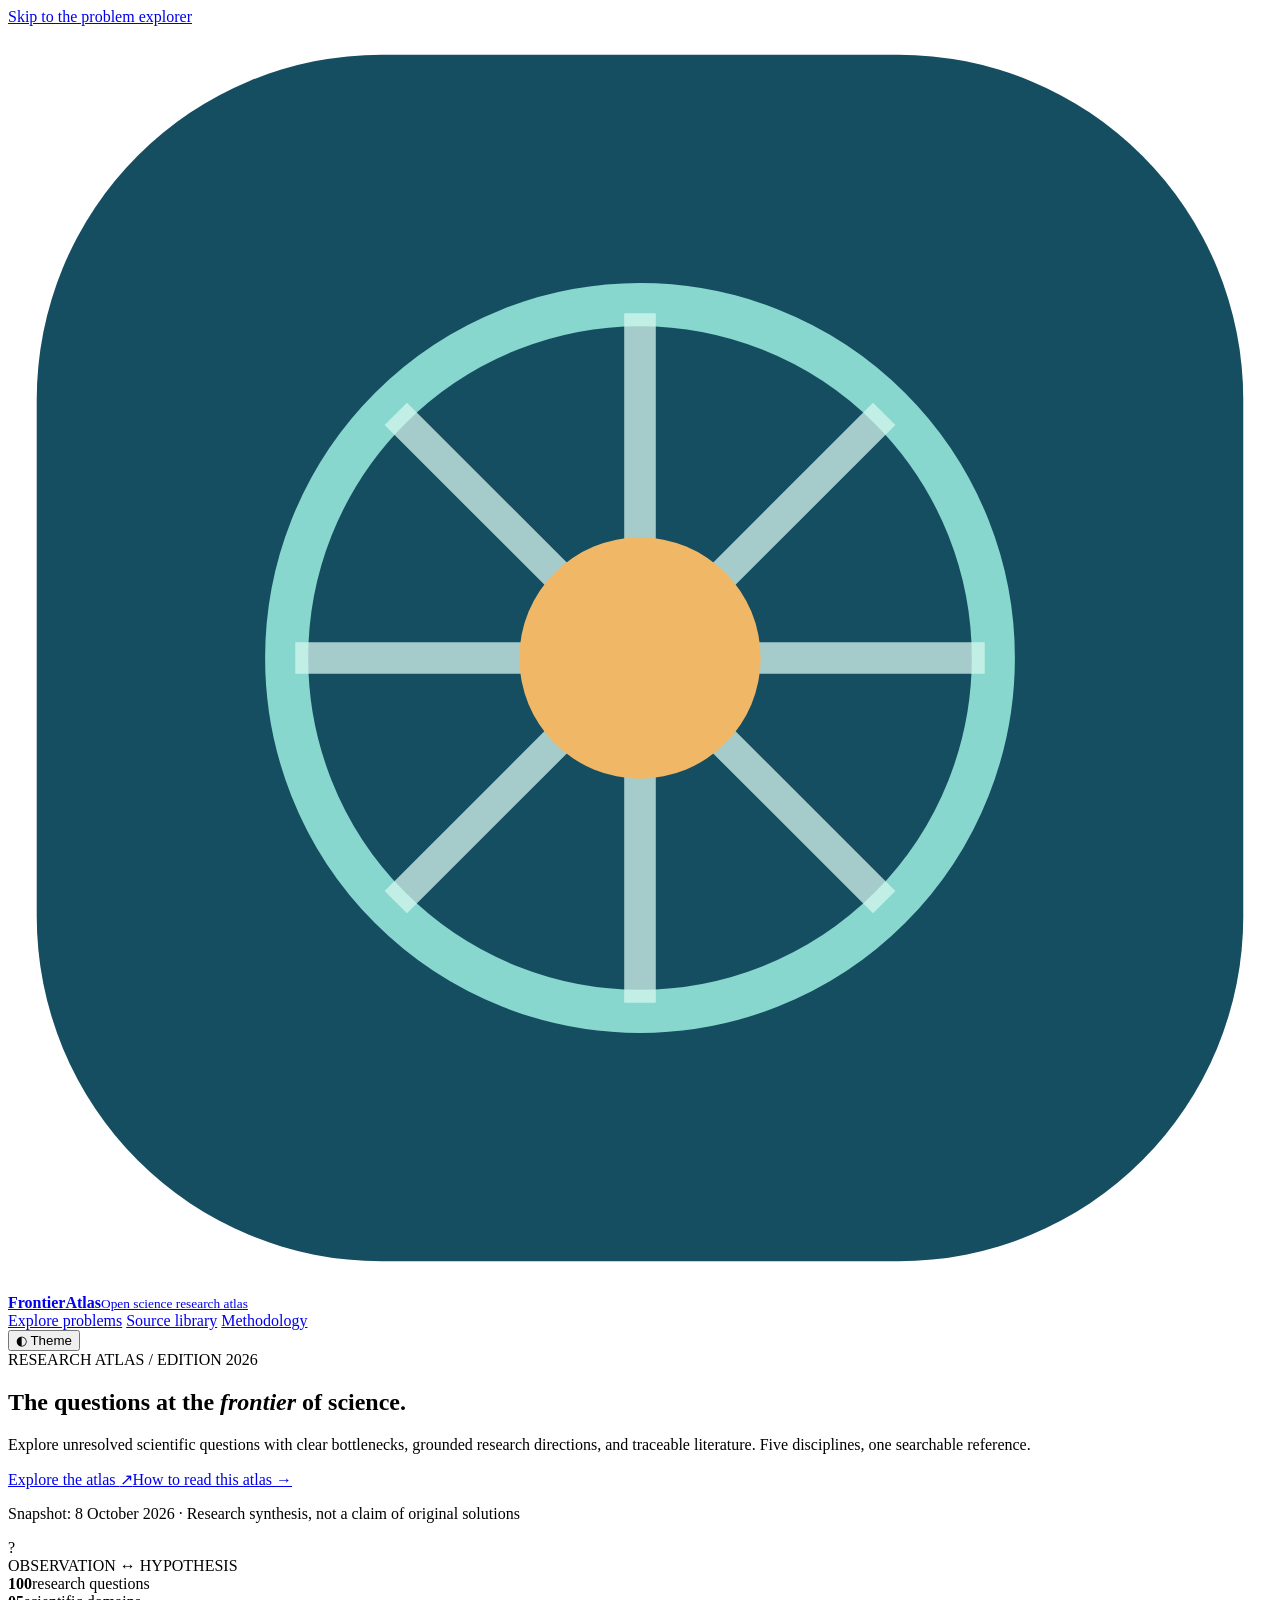
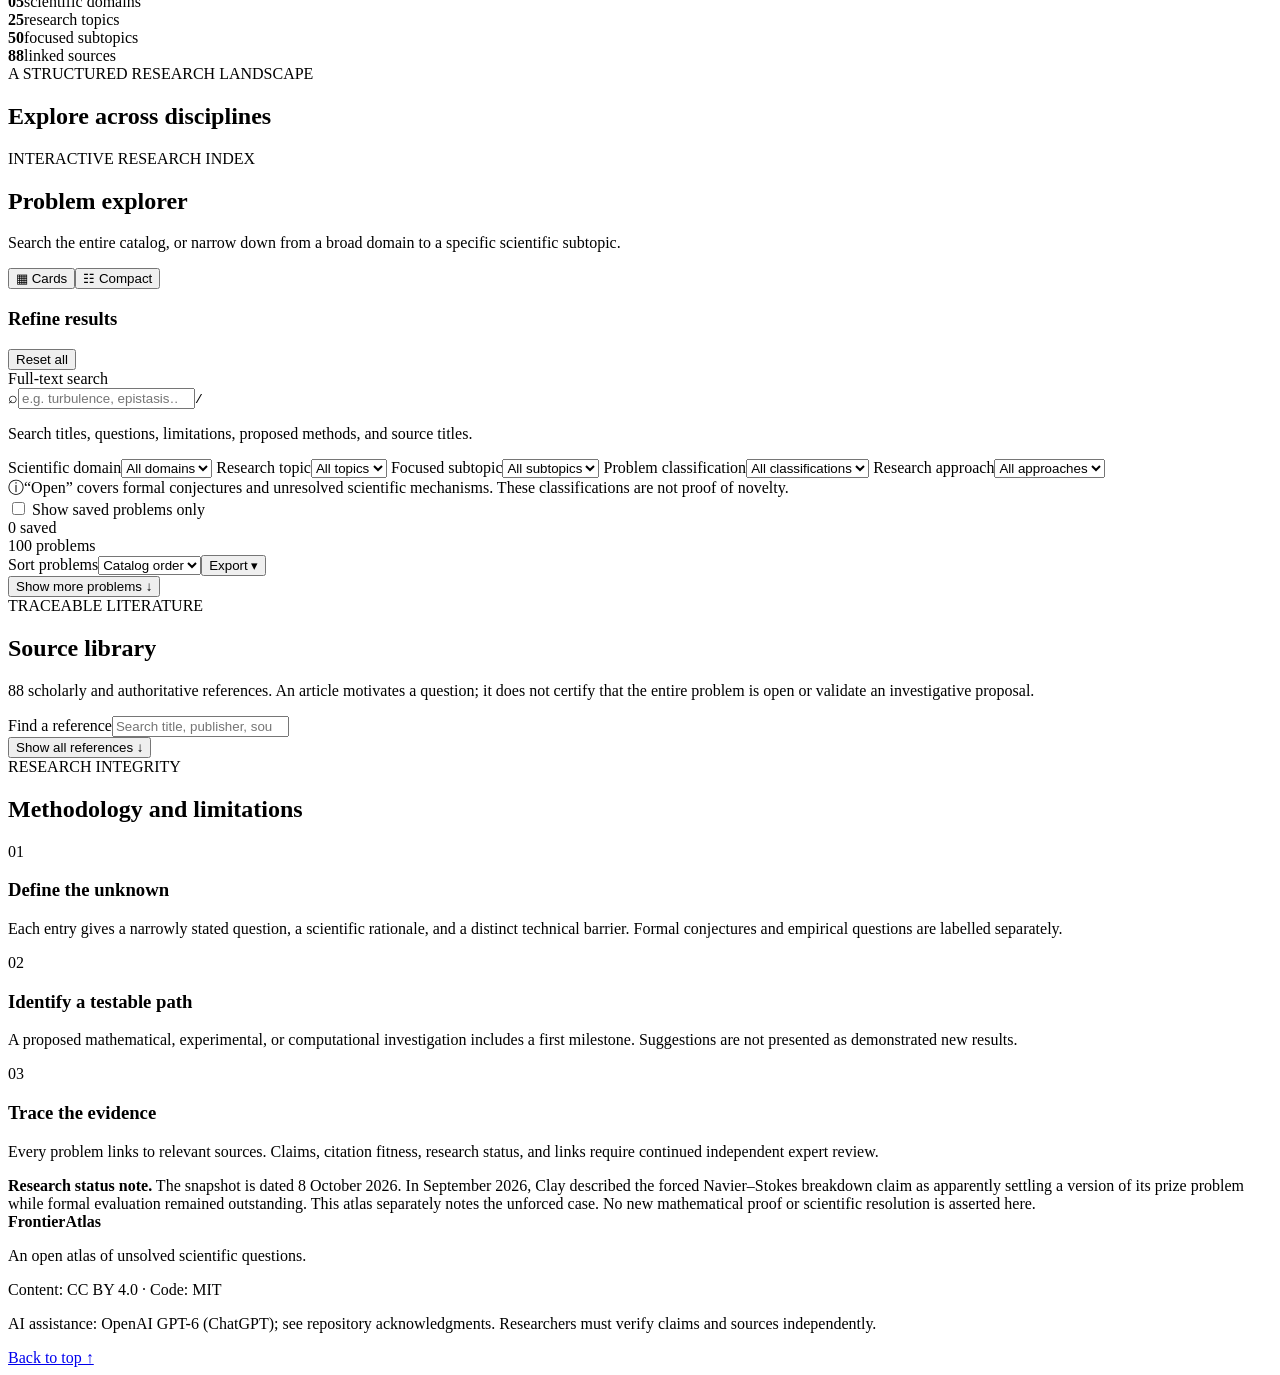
<file: src/index.template.html>
<!doctype html>
<html lang="en" data-theme="light">
<head>
  <meta charset="utf-8" />
  <meta name="viewport" content="width=device-width, initial-scale=1" />
  <meta http-equiv="Content-Security-Policy" content="/*INLINE_CSP*/" />
  <meta name="referrer" content="no-referrer" />
  <meta name="color-scheme" content="light dark" />
  <meta name="description" content="FrontierAtlas: 100 evidence-grounded open research problems in physics, chemistry, genetics, psychology and physiology. Search by domain, topic, subtopic and methodology." />
  <meta name="theme-color" content="#132841" />
  <title>FrontierAtlas — Open Scientific Problems</title>
  <style>/*INLINE_CSS*/</style>
</head>
<body>
  <a class="skip-link" href="#explorer">Skip to the problem explorer</a>
  <div class="shell">
    <header class="site-header">
      <a class="brand" href="#top" aria-label="FrontierAtlas home">
        <svg class="brand-mark" viewBox="0 0 44 44" aria-hidden="true"><rect x="1" y="1" width="42" height="42" rx="12" fill="#154d61"/><circle cx="22" cy="22" r="12.3" fill="none" stroke="#88d7ce" stroke-width="1.5"/><path d="M10 22h24M22 10v24M13.5 13.5l17 17M30.5 13.5l-17 17" stroke="#d5f7ef" stroke-width="1.1" opacity=".75"/><circle cx="22" cy="22" r="4.2" fill="#f0b866"/></svg>
        <span><strong>FrontierAtlas</strong><small>Open science research atlas</small></span>
      </a>
      <nav aria-label="Primary navigation">
        <a href="#explorer" id="navExplore">Explore problems</a>
        <a href="#references" id="navSources">Source library</a>
        <a href="#about" id="navAbout">Methodology</a>
      </nav>
      <button class="icon-button" id="themeToggle" type="button" aria-label="Switch dark or light theme" title="Toggle theme">◐ <span class="small-hide">Theme</span></button>
    </header>
    <main id="top">
      <section class="hero" aria-labelledby="page-title">
        <div class="hero-text">
          <div class="eyebrow"><span class="pulse-dot"></span> RESEARCH ATLAS <span class="sep">/</span> EDITION 2026</div>
          <h1 id="page-title">The questions at the <em>frontier</em> of science.</h1>
          <p class="hero-lead">Explore unresolved scientific questions with clear bottlenecks, grounded research directions, and traceable literature. Five disciplines, one searchable reference.</p>
          <div class="hero-actions"><a href="#explorer" class="primary-link">Explore the atlas <span aria-hidden="true">↗</span></a><a href="#about" class="quiet-link">How to read this atlas →</a></div>
          <p class="edition">Snapshot: 8 October 2026 · Research synthesis, not a claim of original solutions</p>
        </div>
        <div class="hero-art" aria-hidden="true"><div class="orbit orb1"></div><div class="orbit orb2"></div><div class="orbit orb3"></div><div class="orbit orb4"></div><div class="orbit-center">?</div><span class="sat s1"></span><span class="sat s2"></span><span class="sat s3"></span><span class="sat s4"></span><div class="art-label">OBSERVATION ↔ HYPOTHESIS</div></div>
      </section>
      <section class="metrics" aria-label="Atlas coverage">
        <div class="metric"><b>100</b><span>research questions</span></div>
        <div class="metric"><b>05</b><span>scientific domains</span></div>
        <div class="metric"><b>25</b><span>research topics</span></div>
        <div class="metric"><b>50</b><span>focused subtopics</span></div>
        <div class="metric"><b>88</b><span>linked sources</span></div>
      </section>
      <section class="discipline-section" aria-labelledby="coverage-heading"><div class="section-eyebrow">A STRUCTURED RESEARCH LANDSCAPE</div><h2 id="coverage-heading">Explore across disciplines</h2><div class="discipline-grid" id="domainTiles"></div></section>
      <section class="explorer" id="explorer" aria-labelledby="exploreHeading">
        <div class="section-eyebrow">INTERACTIVE RESEARCH INDEX</div>
        <div class="section-heading"><div><h2 id="exploreHeading">Problem explorer</h2><p>Search the entire catalog, or narrow down from a broad domain to a specific scientific subtopic.</p></div><div class="view-switch"><button type="button" class="view-btn active" id="gridView" aria-pressed="true">▦ Cards</button><button type="button" class="view-btn" id="compactView" aria-pressed="false">☷ Compact</button></div></div>
        <div class="explorer-layout"><aside class="filters" aria-labelledby="filterHeading">
          <div class="filter-title"><h3 id="filterHeading">Refine results</h3><button type="button" class="link-button" id="reset">Reset all</button></div>
          <label for="query">Full-text search</label>
          <div class="search-field"><span aria-hidden="true">⌕</span><input id="query" type="search" placeholder="e.g. turbulence, epistasis…" autocomplete="off" aria-describedby="searchHint"/><kbd>/</kbd></div>
          <p class="hint" id="searchHint">Search titles, questions, limitations, proposed methods, and source titles.</p>
          <label for="domain">Scientific domain</label><select id="domain"><option value="">All domains</option></select>
          <label for="topic">Research topic</label><select id="topic"><option value="">All topics</option></select>
          <label for="subtopic">Focused subtopic</label><select id="subtopic"><option value="">All subtopics</option></select>
          <label for="status">Problem classification</label><select id="status"><option value="">All classifications</option></select>
          <label for="route">Research approach</label><select id="route"><option value="">All approaches</option></select>
          <div class="filter-note"><span aria-hidden="true">ⓘ</span><span>“Open” covers formal conjectures and unresolved scientific mechanisms. These classifications are not proof of novelty.</span></div>
          <div class="saved-filter"><label class="check"><input type="checkbox" id="savedOnly" /> Show saved problems only</label><div class="micro" id="savedCount">0 saved</div></div>
        </aside>
        <div class="results-side">
          <div class="results-bar"><div><span class="result-count" id="resultCount" role="status" aria-live="polite">100 problems</span><div id="activeFilters" class="active-filters"></div></div><div class="results-controls"><label for="sort" class="sr-only">Sort problems</label><select id="sort"><option value="default">Catalog order</option><option value="title">Title A–Z</option><option value="domain">Domain A–Z</option></select><button type="button" class="outline-button" id="exportButton" aria-haspopup="true" aria-expanded="false">Export ▾</button><div id="exportMenu" class="export-menu" hidden><button type="button" data-export="json">JSON · current results</button><button type="button" data-export="csv">CSV · current results</button><button type="button" data-export="md">Markdown · current results</button></div></div></div>
          <div class="problem-grid" id="results" aria-label="Research problem cards"></div>
          <div class="empty-state" id="noResults" hidden><div class="empty-icon">⌕</div><h3>No matching problems</h3><p>Try a broader term or remove one of the filters.</p><button class="outline-button" type="button" id="emptyReset">Clear filters</button></div>
          <div class="load-wrap"><button type="button" class="more-button" id="showMore">Show more problems ↓</button></div>
        </div></div>
      </section>
      <section class="references-section" id="references"><div class="section-eyebrow">TRACEABLE LITERATURE</div><div class="section-heading"><div><h2>Source library</h2><p>88 scholarly and authoritative references. An article motivates a question; it does not certify that the entire problem is open or validate an investigative proposal.</p></div></div><div class="source-toolbar"><label for="sourceSearch">Find a reference</label><input id="sourceSearch" type="search" placeholder="Search title, publisher, source type…" /><span id="sourceCount" role="status"></span></div><div class="reference-list" id="sourceList"></div><button class="more-button" type="button" id="showSources">Show all references ↓</button></section>
      <section class="method-section" id="about"><div class="section-eyebrow">RESEARCH INTEGRITY</div><h2>Methodology and limitations</h2><div class="method-grid"><article><div class="method-num">01</div><h3>Define the unknown</h3><p>Each entry gives a narrowly stated question, a scientific rationale, and a distinct technical barrier. Formal conjectures and empirical questions are labelled separately.</p></article><article><div class="method-num">02</div><h3>Identify a testable path</h3><p>A proposed mathematical, experimental, or computational investigation includes a first milestone. Suggestions are not presented as demonstrated new results.</p></article><article><div class="method-num">03</div><h3>Trace the evidence</h3><p>Every problem links to relevant sources. Claims, citation fitness, research status, and links require continued independent expert review.</p></article></div><div class="caveat"><strong>Research status note.</strong> The snapshot is dated 8 October 2026. In September 2026, Clay described the forced Navier–Stokes breakdown claim as apparently settling a version of its prize problem while formal evaluation remained outstanding. This atlas separately notes the unforced case. No new mathematical proof or scientific resolution is asserted here.</div></section>
    </main>
    <footer><div><strong>FrontierAtlas</strong><p>An open atlas of unsolved scientific questions.</p></div><div><p>Content: CC BY 4.0 · Code: MIT</p><p>AI assistance: OpenAI GPT-6 (ChatGPT); see repository acknowledgments. Researchers must verify claims and sources independently.</p></div><a href="#top">Back to top ↑</a></footer>
  </div>
  <script id="atlas-data" type="application/json">/*INLINE_DATA*/</script>
  <script>/*INLINE_JS*/</script>
</body>
</html>
</file>
